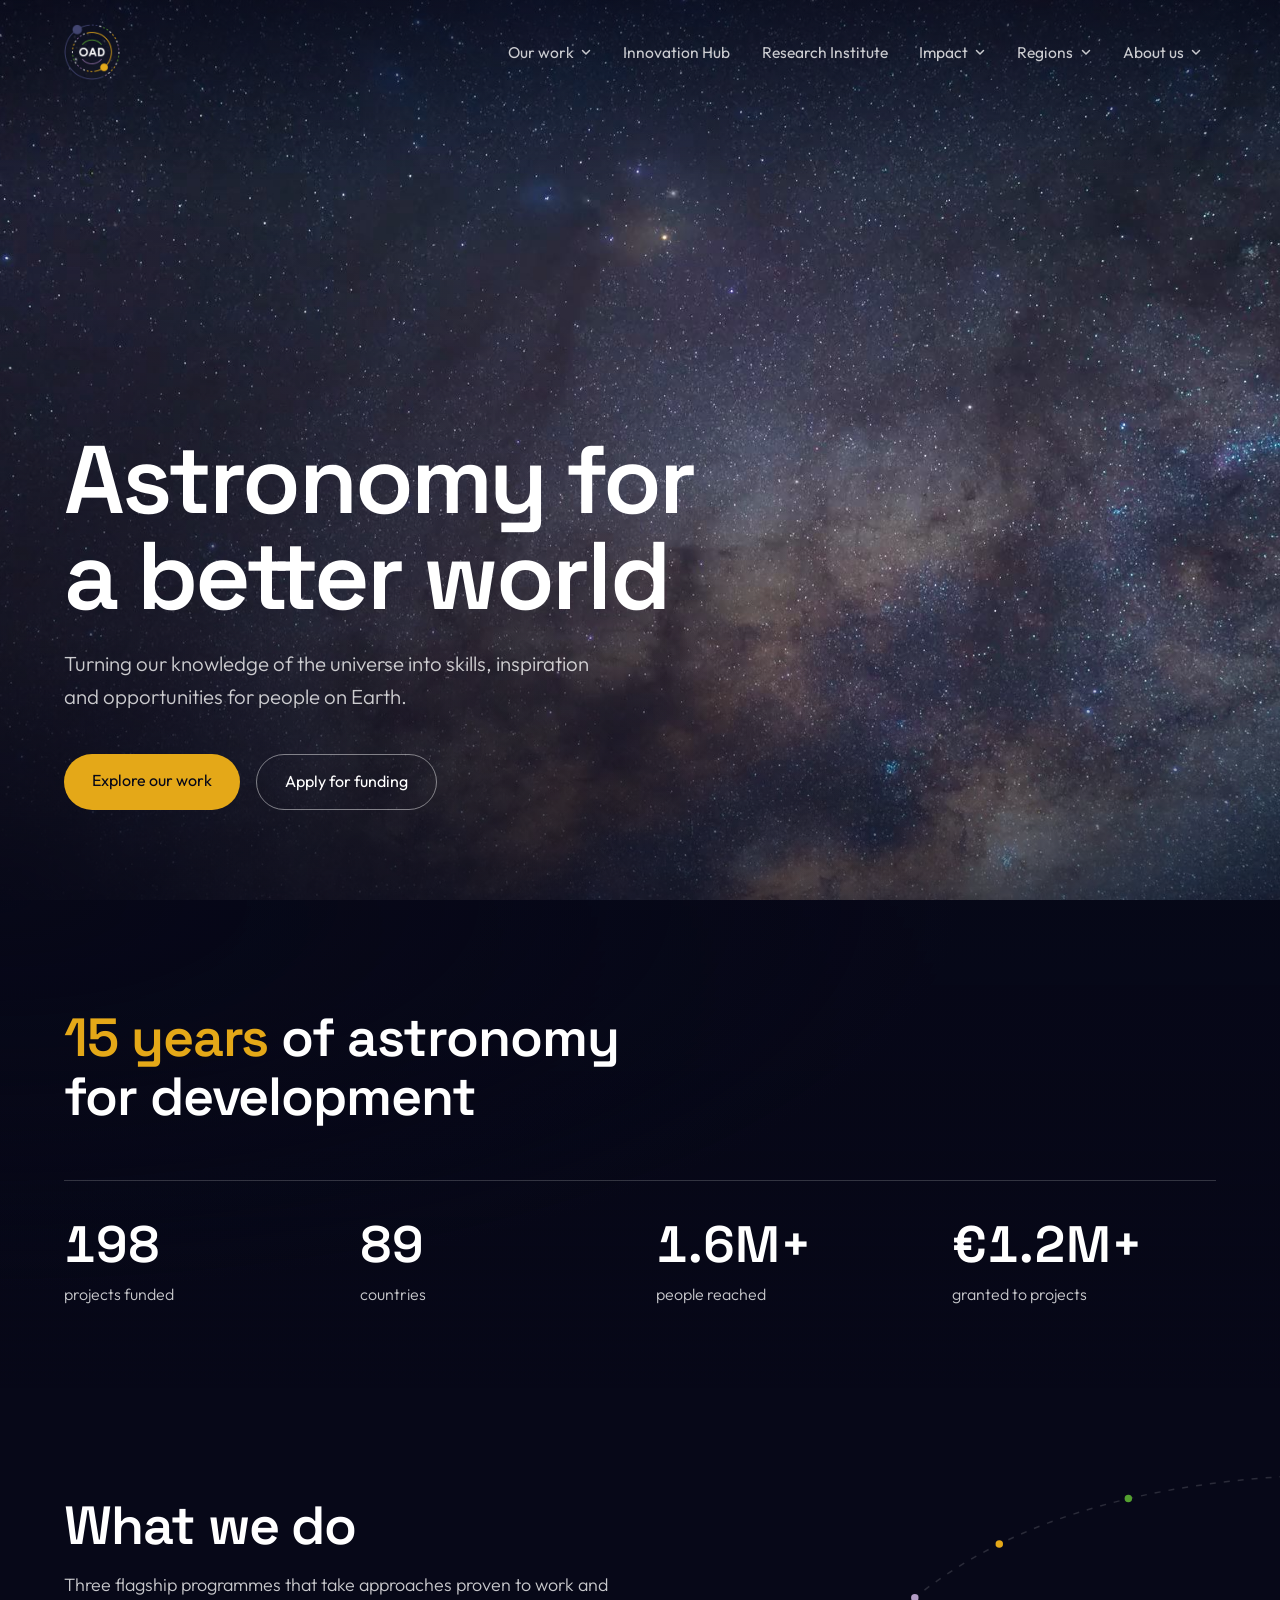
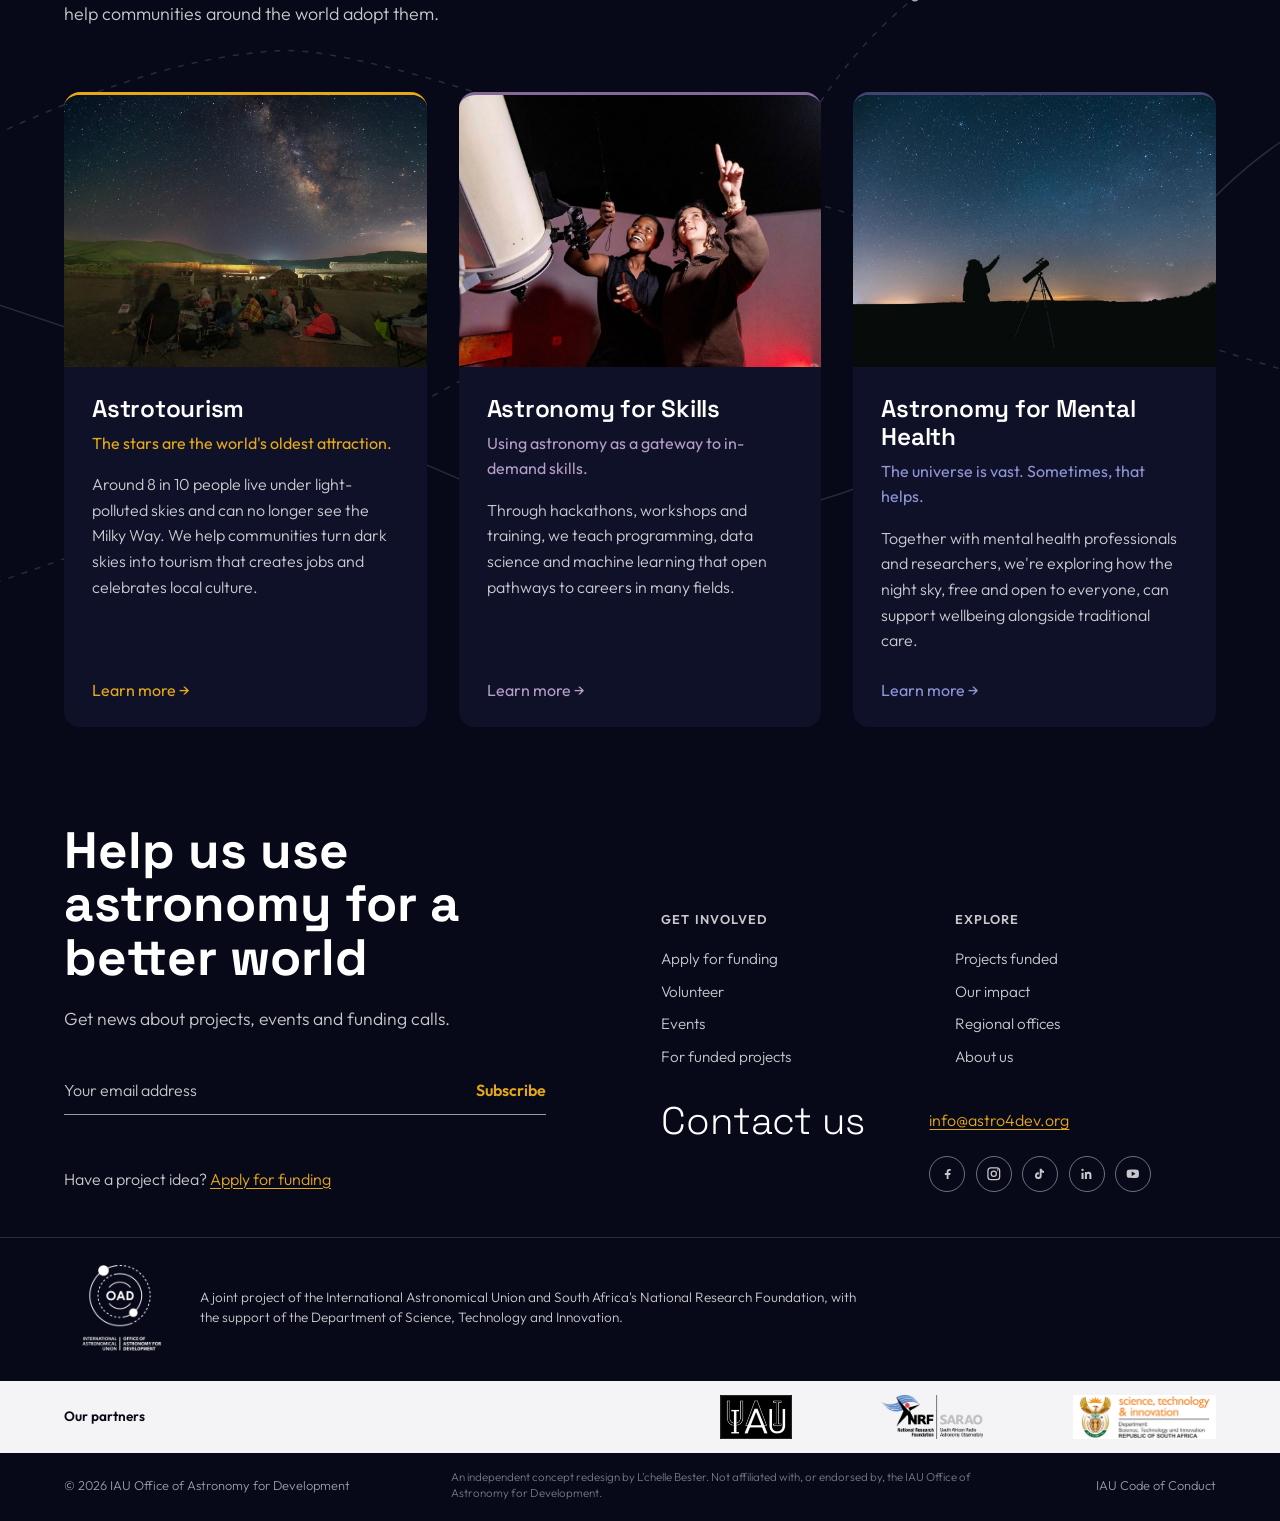
<file: index.html>
<!DOCTYPE html>
<html lang="en">
<head>
  <meta charset="UTF-8">
  <meta name="viewport" content="width=device-width, initial-scale=1">
  <title>IAU Office of Astronomy for Development</title>
  <meta name="description" content="The OAD uses astronomy as a tool for sustainable development around the world.">
  <meta name="robots" content="noindex, nofollow">

  <!-- Fonts from Google Fonts: Outfit (text) and Space Grotesk (headline) -->
  <link rel="preconnect" href="https://fonts.googleapis.com">
  <link rel="preconnect" href="https://fonts.gstatic.com" crossorigin>
  <link href="https://fonts.googleapis.com/css2?family=Outfit:wght@300;400;600&family=Space+Grotesk:wght@600&display=swap" rel="stylesheet">

  <link rel="stylesheet" href="css/styles.css">
</head>
<body id="top">

  <!-- HEADER: sits on top of the hero, transparent background -->
  <header class="site-header">
    <!-- The logo is the link to the home page -->
    <a href="index.html" class="logo">
      <img src="assets/images/oad-symbol.png" alt="IAU Office of Astronomy for Development home" width="56" height="56">
    </a>

    <!-- Menu button: only visible on tablets and phones -->
    <button class="menu-toggle" type="button" aria-expanded="false" aria-controls="main-nav">
      <span class="menu-toggle-label">Menu</span>
      <span class="menu-icon" aria-hidden="true"></span>
    </button>

    <!-- Main navigation. For now, links go to the pages on the current astro4dev.org site. -->
    <nav id="main-nav" class="main-nav" aria-label="Main">
      <ul class="nav-list">
        <li class="nav-item">
          <button class="nav-link submenu-toggle" type="button" aria-expanded="false" aria-controls="submenu-work">
            Our work
            <svg class="chevron" viewBox="0 0 12 12" width="12" height="12" aria-hidden="true"><path d="M2.5 4.5 6 8l3.5-3.5" fill="none" stroke="currentColor" stroke-width="1.5" stroke-linecap="round" stroke-linejoin="round"/></svg>
          </button>
          <ul class="submenu" id="submenu-work">
            <li><a href="https://astro4dev.org/cfp/">Apply for funding</a></li>
            <li><a href="https://astro4dev.org/projects-search/">Projects funded</a></li>
            <li><a href="https://astro4dev.org/themes/theme-1-sustainable-local-socio-economic-development-through-astronomy/astrotourism/">Flagship 1: Astrotourism</a></li>
            <li><a href="https://astro4dev.org/themes/theme-2-celebrating-our-common-humanity-through-astronomy/astronomy-mental-health/">Flagship 2: Astronomy for Mental Health</a></li>
            <li><a href="https://astro4dev.org/themes/theme-3-astronomy-knowledge-and-skills-for-development/flagship-project-3-astronomy-for-skills-development/">Flagship 3: Astronomy for Skills</a></li>
            <li><a href="https://astro4dev.org/resources/">Resources</a></li>
            <li><a href="https://astro4dev.org/2026-recommended-projects/">2026 recommended projects</a></li>
          </ul>
        </li>
        <li class="nav-item">
          <a class="nav-link" href="https://astro4dev.org/oad-innovation-hub/">Innovation Hub</a>
        </li>
        <li class="nav-item">
          <a class="nav-link" href="https://astro4dev.org/research/">Research Institute</a>
        </li>
        <li class="nav-item">
          <button class="nav-link submenu-toggle" type="button" aria-expanded="false" aria-controls="submenu-impact">
            Impact
            <svg class="chevron" viewBox="0 0 12 12" width="12" height="12" aria-hidden="true"><path d="M2.5 4.5 6 8l3.5-3.5" fill="none" stroke="currentColor" stroke-width="1.5" stroke-linecap="round" stroke-linejoin="round"/></svg>
          </button>
          <ul class="submenu" id="submenu-impact">
            <li><a href="https://astro4dev.org/projects-impact/">Overview</a></li>
            <li><a href="https://astro4dev.org/case-studies/">Case studies</a></li>
            <li><a href="https://astro4dev.org/reports/">Reports</a></li>
            <li><a href="https://astro4dev.org/oad-external-review-2021/">External review 2021</a></li>
            <li><a href="https://astro4dev.org/oad-external-review-2015/">External review 2015</a></li>
          </ul>
        </li>
        <li class="nav-item">
          <button class="nav-link submenu-toggle" type="button" aria-expanded="false" aria-controls="submenu-regions">
            Regions
            <svg class="chevron" viewBox="0 0 12 12" width="12" height="12" aria-hidden="true"><path d="M2.5 4.5 6 8l3.5-3.5" fill="none" stroke="currentColor" stroke-width="1.5" stroke-linecap="round" stroke-linejoin="round"/></svg>
          </button>
          <ul class="submenu" id="submenu-regions">
            <li><a href="https://astro4dev.org/regions/">Regional offices</a></li>
            <li><a href="https://astro4dev.org/regional-offices-activities/">Activities</a></li>
            <li><a href="https://astro4dev.org/oad-new-regions-opportunity/">New regions</a></li>
          </ul>
        </li>
        <li class="nav-item">
          <button class="nav-link submenu-toggle" type="button" aria-expanded="false" aria-controls="submenu-about">
            About us
            <svg class="chevron" viewBox="0 0 12 12" width="12" height="12" aria-hidden="true"><path d="M2.5 4.5 6 8l3.5-3.5" fill="none" stroke="currentColor" stroke-width="1.5" stroke-linecap="round" stroke-linejoin="round"/></svg>
          </button>
          <ul class="submenu" id="submenu-about">
            <li><a href="https://astro4dev.org/aboutiauoad/">Overview</a></li>
            <li><a href="https://astro4dev.org/oadteam/">OAD team</a></li>
            <li><a href="https://astro4dev.org/review-panel/">Review panel</a></li>
            <li><a href="https://astro4dev.org/aboutiauoad/oversight/">Oversight</a></li>
            <li><a href="https://astro4dev.org/aboutiauoad/partners-networks/">Partners and networks</a></li>
          </ul>
        </li>
      </ul>
    </nav>
  </header>

  <main>

    <!-- SKY: the hero and the impact numbers share one background video.
         The video layer pins itself to the top of the screen while both
         sections scroll over it, then fades into the page background. -->
    <div class="sky">

      <!-- The video layer. The video starts empty on purpose: js/main.js only
           adds the video file on screens where it makes sense, and picks the
           portrait or the landscape file to match (see that file).
           Everyone else sees the poster image.
           The poster and data-src here are the small portrait files: phones are
           the most data-sensitive, so they get the right files without waiting
           for JavaScript. The -wide files are swapped in above 720px. -->
      <div class="sky-media">
        <video
          class="hero-video"
          muted
          loop
          playsinline
          preload="none"
          poster="assets/video/milky-way-mobile-poster.jpg"
          data-src="assets/video/milky-way-mobile.mp4"
          data-poster-wide="assets/video/milky-way-poster.jpg"
          data-src-wide="assets/video/milky-way.mp4"
          aria-hidden="true">
        </video>
      </div>

      <!-- Dissolves the sky into the solid page background at the very bottom -->
      <div class="sky-fade"></div>

      <div class="sky-content">

        <!-- HERO: the first screen -->
        <section class="hero">

          <!-- Dark gradient between the video and the text, so the text stays readable -->
          <div class="hero-overlay"></div>

          <div class="hero-content">
            <h1>Astronomy for a better world</h1>
            <p class="hero-text">
              Turning our knowledge of the universe into skills, inspiration and opportunities for people on Earth.
            </p>
            <div class="hero-actions">
              <a href="#work" class="button button-primary">Explore our work</a>
              <a href="https://astro4dev.org/cfp/" class="button button-secondary">Apply for funding</a>
            </div>
          </div>

        </section>

        <!-- IMPACT: the proof, in four numbers. The finished numbers are written
             here in the HTML, so the page is correct without JavaScript and screen
             readers get the real values. js/main.js counts up to them. -->
        <section class="impact" id="impact">

          <!-- Darkens the video behind the numbers so the text stays readable -->
          <div class="impact-overlay"></div>

          <div class="impact-content">
            <h2 class="impact-heading">
              <span class="impact-years">15 years</span> of astronomy for development
            </h2>

            <ul class="stats">
              <li class="stat">
                <p class="stat-number" data-count>254</p>
                <p class="stat-label">projects funded</p>
              </li>
              <li class="stat">
                <p class="stat-number" data-count>114</p>
                <p class="stat-label">countries</p>
              </li>
              <li class="stat">
                <p class="stat-number" data-count data-decimals="1">2M+</p>
                <p class="stat-label">people reached</p>
              </li>
              <li class="stat">
                <p class="stat-number" data-count data-decimals="1">€1.5M+</p>
                <p class="stat-label">granted to projects</p>
              </li>
            </ul>
          </div>

        </section>

      </div>
    </div>

    <!-- WHAT WE DO: the three flagship programmes, on a solid background (the sky
         has faded out by here). Each card is one link: the heading's link is
         "stretched" over the whole card in css/styles.css, so the card is clickable
         but screen readers only hear the programme name as the link text. -->
    <section class="work" id="work">

      <!-- Orbit lines, inspired by the logo. Decorative, desktop only. They sit behind
           the cards, so they show above the cards and through the gaps between them.
           The viewBox is very wide and anchored in the middle (xMidYMin) because the
           card row is centred at a fixed maximum width: this keeps the drawing lined up
           with the cards at every desktop width.
           All three orbits run from side to side:
           1. dashed: in from the right, dips into the second gap, out the left side
           2. dashed: in from the left, arcs over the first card, down through both gaps, out the right
           3. solid: in low from the left, sags under the second gap, rises steeply out the right -->
      <svg class="work-orbits" viewBox="0 0 2560 1060" preserveAspectRatio="xMidYMin slice" aria-hidden="true" focusable="false">
        <g fill="none" stroke="#FFFFFF" stroke-opacity="0.14" stroke-width="1.5">
          <path d="M 2620 150 C 2000 40 1650 80 1480 330 C 1350 520 800 880 -60 1010" stroke-dasharray="6 8" vector-effect="non-scaling-stroke" />
          <path d="M -60 620 C 300 580 600 300 890 283 C 1000 277 1300 400 1477 450 C 1654 500 1900 660 2620 760" stroke-dasharray="6 8" vector-effect="non-scaling-stroke" />
          <path d="M -60 380 C 400 480 800 620 1087 745 C 1288 832 1600 820 1861 484 C 1991 317 2200 260 2620 200" vector-effect="non-scaling-stroke" />
        </g>
        <circle cx="1806" cy="119" r="4" fill="#54A030" />
        <circle cx="1667" cy="168" r="4" fill="#E4A818" />
        <circle cx="1576" cy="226" r="4" fill="#B49DC6" />
        <!-- dots on the right-hand stretches of lines 2 and 3, far enough out to clear
             the third card even when a short window shrinks the drawing -->
        <circle cx="1990" cy="631" r="4" fill="#8F95D6" />
        <circle cx="1990" cy="368" r="4" fill="#54A030" />
        <!-- dots left of the first card, one per line, mirroring the right-hand ones -->
        <circle cx="570" cy="380" r="4" fill="#E4A818" />
        <circle cx="570" cy="550" r="4" fill="#8F95D6" />
        <circle cx="570" cy="861" r="4" fill="#B49DC6" />
      </svg>

      <div class="work-content">
        <h2 class="work-heading">What we do</h2>
        <p class="work-intro">
          Three flagship programmes that take approaches proven to work and help communities around the world adopt them.
        </p>

        <ul class="cards">
          <li class="card-item card-astrotourism">
            <article class="card">
              <div class="card-photo">
                <img src="assets/images/flagships/astrotourism.jpg" alt="A group of people on blankets and camping chairs under a starry sky, with the Milky Way arching over the hills." width="1200" height="800" loading="lazy">
              </div>
              <div class="card-body">
                <h3 class="card-heading"><a class="card-link" href="https://astrotourism.astro4dev.org/">Astrotourism</a></h3>
                <p class="card-tagline">The stars are the world's oldest attraction.</p>
                <p class="card-text">
                  Around 8 in 10 people live under light-polluted skies and can no longer see the Milky Way. We help communities turn dark skies into tourism that creates jobs and celebrates local culture.
                </p>
                <p class="card-explore" aria-hidden="true">Learn more <span class="card-arrow">→</span></p>
              </div>
            </article>
          </li>

          <li class="card-item card-skills">
            <article class="card">
              <div class="card-photo">
                <img src="assets/images/flagships/skills.jpg" alt="Two smiling women at a large observatory telescope, one pointing up at the sky." width="1200" height="800" loading="lazy">
              </div>
              <div class="card-body">
                <h3 class="card-heading"><a class="card-link" href="https://astro4dev.org/themes/theme-3-astronomy-knowledge-and-skills-for-development/flagship-project-3-astronomy-for-skills-development/">Astronomy for Skills</a></h3>
                <p class="card-tagline">Using astronomy as a gateway to in-demand skills.</p>
                <p class="card-text">
                  Through hackathons, workshops and training, we teach programming, data science and machine learning that open pathways to careers in many fields.
                </p>
                <p class="card-explore" aria-hidden="true">Learn more <span class="card-arrow">→</span></p>
              </div>
            </article>
          </li>

          <li class="card-item card-mental-health">
            <article class="card">
              <div class="card-photo">
                <img src="assets/images/flagships/mental-health.jpg" alt="The silhouette of a person pointing at a starry sky beside a telescope on a tripod." width="1200" height="800" loading="lazy">
              </div>
              <div class="card-body">
                <h3 class="card-heading"><a class="card-link" href="https://mentalhealth.astro4dev.org/">Astronomy for Mental Health</a></h3>
                <p class="card-tagline">The universe is vast. Sometimes, that helps.</p>
                <p class="card-text">
                  Together with mental health professionals and researchers, we're exploring how the night sky, free and open to everyone, can support wellbeing alongside traditional care.
                </p>
                <p class="card-explore" aria-hidden="true">Learn more <span class="card-arrow">→</span></p>
              </div>
            </article>
          </li>
        </ul>
      </div>

    </section>
  </main>

  <!-- FOOTER: direct content on the dark background, with one full-width partner band. -->
  <footer class="site-footer">
    <div class="footer-main">
      <section class="footer-signup" aria-labelledby="footer-signup-heading">
        <h2 id="footer-signup-heading">Help us use astronomy for a better world</h2>
        <p>Get news about projects, events and funding calls.</p>

        <form class="newsletter-form">
          <label class="sr-only" for="newsletter-email">Your email address</label>
          <div class="newsletter-fields">
            <input id="newsletter-email" name="email" type="email" placeholder="Your email address" required>
            <button type="submit">Subscribe</button>
          </div>
          <p class="newsletter-message" aria-live="polite"></p>
        </form>

        <p class="funding-prompt">Have a project idea? <a href="https://astro4dev.org/cfp/">Apply for funding</a></p>
      </section>

      <div class="footer-links">
        <div class="footer-link-groups">
          <nav aria-label="Get involved">
            <h3>Get involved</h3>
            <ul>
              <li><a href="https://astro4dev.org/cfp/">Apply for funding</a></li>
              <li><a href="mailto:info@astro4dev.org">Volunteer</a></li>
              <li><a href="https://astro4dev.org/category/events/">Events</a></li>
              <li><a href="https://astro4dev.org/funded-projects/information-for-funded-projects/">For funded projects</a></li>
            </ul>
          </nav>

          <nav aria-label="Explore">
            <h3>Explore</h3>
            <ul>
              <li><a href="https://astro4dev.org/projects-search/">Projects funded</a></li>
              <li><a href="https://astro4dev.org/projects-impact/">Our impact</a></li>
              <li><a href="https://astro4dev.org/regions/">Regional offices</a></li>
              <li><a href="https://astro4dev.org/aboutiauoad/">About us</a></li>
            </ul>
          </nav>

        </div>

        <div class="footer-contact">
          <a class="footer-contact-link" href="https://astro4dev.org/contactus/">Contact us</a>
          <a class="footer-email" href="mailto:info@astro4dev.org">info@astro4dev.org</a>
          <div class="social-links" aria-label="Social media">
            <a href="https://www.facebook.com/astro4dev/" aria-label="Facebook">
              <svg viewBox="0 0 24 24" aria-hidden="true"><path d="M14 8h2V5.5h-2c-2.2 0-3.5 1.3-3.5 3.7V11H8v2.5h2.5V19H13v-5.5h2.3L15.7 11H13V9.5c0-.9.3-1.5 1-1.5Z" fill="currentColor" /></svg>
            </a>
            <a href="https://www.instagram.com/iau_oad/" aria-label="Instagram">
              <svg viewBox="0 0 24 24" aria-hidden="true"><rect x="4" y="4" width="16" height="16" rx="4" fill="none" stroke="currentColor" stroke-width="1.7" /><circle cx="12" cy="12" r="3.5" fill="none" stroke="currentColor" stroke-width="1.7" /><circle cx="17.3" cy="6.8" r="1" fill="currentColor" /></svg>
            </a>
            <a href="https://www.tiktok.com/@iau_oad" aria-label="TikTok">
              <svg viewBox="0 0 24 24" aria-hidden="true"><path d="M14.5 5.2c.5 1.8 1.5 2.9 3.3 3.2v2.6c-1.2-.1-2.3-.5-3.3-1.2v4.7a4.5 4.5 0 1 1-3.7-4.4v2.7a1.9 1.9 0 1 0 1.1 1.7V5.2h2.6Z" fill="currentColor" /></svg>
            </a>
            <a href="https://www.linkedin.com/company/iau-office-for-astronomy-for-development" aria-label="LinkedIn">
              <svg viewBox="0 0 24 24" aria-hidden="true"><path d="M6.2 8.2A1.6 1.6 0 1 0 6.2 5a1.6 1.6 0 0 0 0 3.2ZM4.8 19h2.8v-8.5H4.8V19Zm4.6 0h2.8v-4.7c0-1.2.2-2.4 1.8-2.4 1.5 0 1.5 1.4 1.5 2.5V19h2.8v-5.2c0-2.6-.6-4.6-3.7-4.6-1.5 0-2.5.8-2.9 1.5h-.1v-1.2H9.4V19Z" fill="currentColor" /></svg>
            </a>
            <a href="https://www.youtube.com/@astro4dev" aria-label="YouTube">
              <svg viewBox="0 0 24 24" aria-hidden="true"><path d="M20 8.3a2.5 2.5 0 0 0-1.8-1.8C16.6 6 12 6 12 6s-4.6 0-6.2.5A2.5 2.5 0 0 0 4 8.3 26 26 0 0 0 3.6 12c0 1.3.1 2.6.4 3.7a2.5 2.5 0 0 0 1.8 1.8c1.6.5 6.2.5 6.2.5s4.6 0 6.2-.5a2.5 2.5 0 0 0 1.8-1.8c.3-1.1.4-2.4.4-3.7s-.1-2.6-.4-3.7ZM10.5 15.1V8.9l5.2 3.1-5.2 3.1Z" fill="currentColor" /></svg>
            </a>
          </div>
        </div>
      </div>
    </div>

    <div class="footer-brand">
      <div class="brand-lockup">
        <img src="assets/images/OAD logo transparent white.png" alt="International Astronomical Union Office of Astronomy for Development logo" width="160" height="160">
        <p>A joint project of the International Astronomical Union and South Africa's National Research Foundation, with the support of the Department of Science, Technology and Innovation.</p>
      </div>
    </div>

    <div class="partner-band">
      <div class="partner-content">
        <p class="partner-label">Our partners</p>
        <div class="partner-logos">
          <img src="assets/images/partners/IAU logo.png" alt="International Astronomical Union logo" width="164" height="100">
          <img src="assets/images/partners/NRF_SARAO logo.png" alt="South African Radio Astronomy Observatory logo" width="250" height="100">
          <img src="assets/images/partners/Science, tech, innv logo.png" alt="Department of Science, Technology and Innovation logo" width="320" height="100">
        </div>
      </div>
    </div>

    <div class="footer-bottom">
      <p>© 2026 IAU Office of Astronomy for Development</p>
      <p class="footer-attribution">An independent concept redesign by L'chelle Bester. Not affiliated with, or endorsed by, the IAU Office of Astronomy for Development.</p>
      <nav aria-label="Footer utilities">
        <a href="https://www.iau.org/Iau/About/Statutes---Rules/Code-of-Conduct.aspx">IAU Code of Conduct</a>
      </nav>
      <a class="footer-top" href="#top" aria-label="Back to top">
        <svg viewBox="0 0 24 24" aria-hidden="true"><path d="m6 14 6-6 6 6" fill="none" stroke="currentColor" stroke-width="1.8" stroke-linecap="round" stroke-linejoin="round" /></svg>
      </a>
    </div>
  </footer>

  <!-- JavaScript goes last, so the page content loads first -->
  <script src="js/main.js" defer></script>
</body>
</html>
</file>
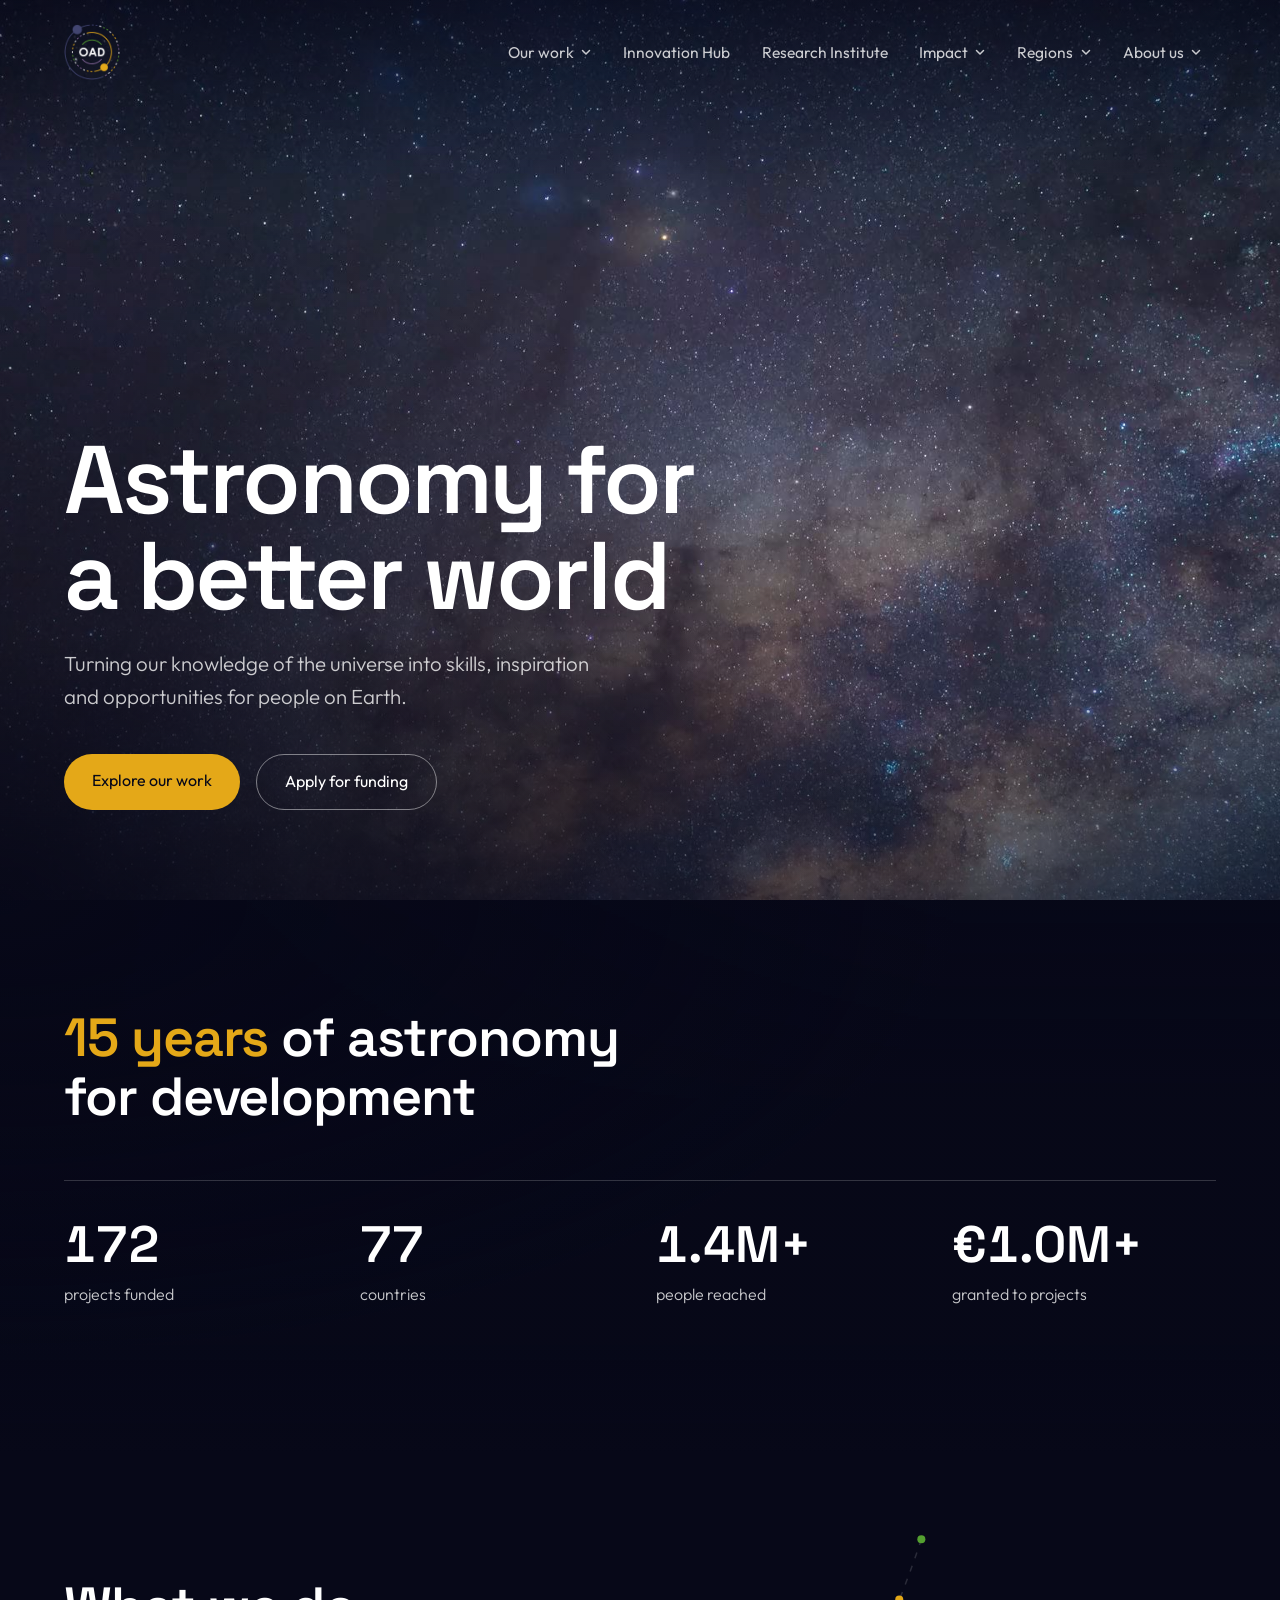
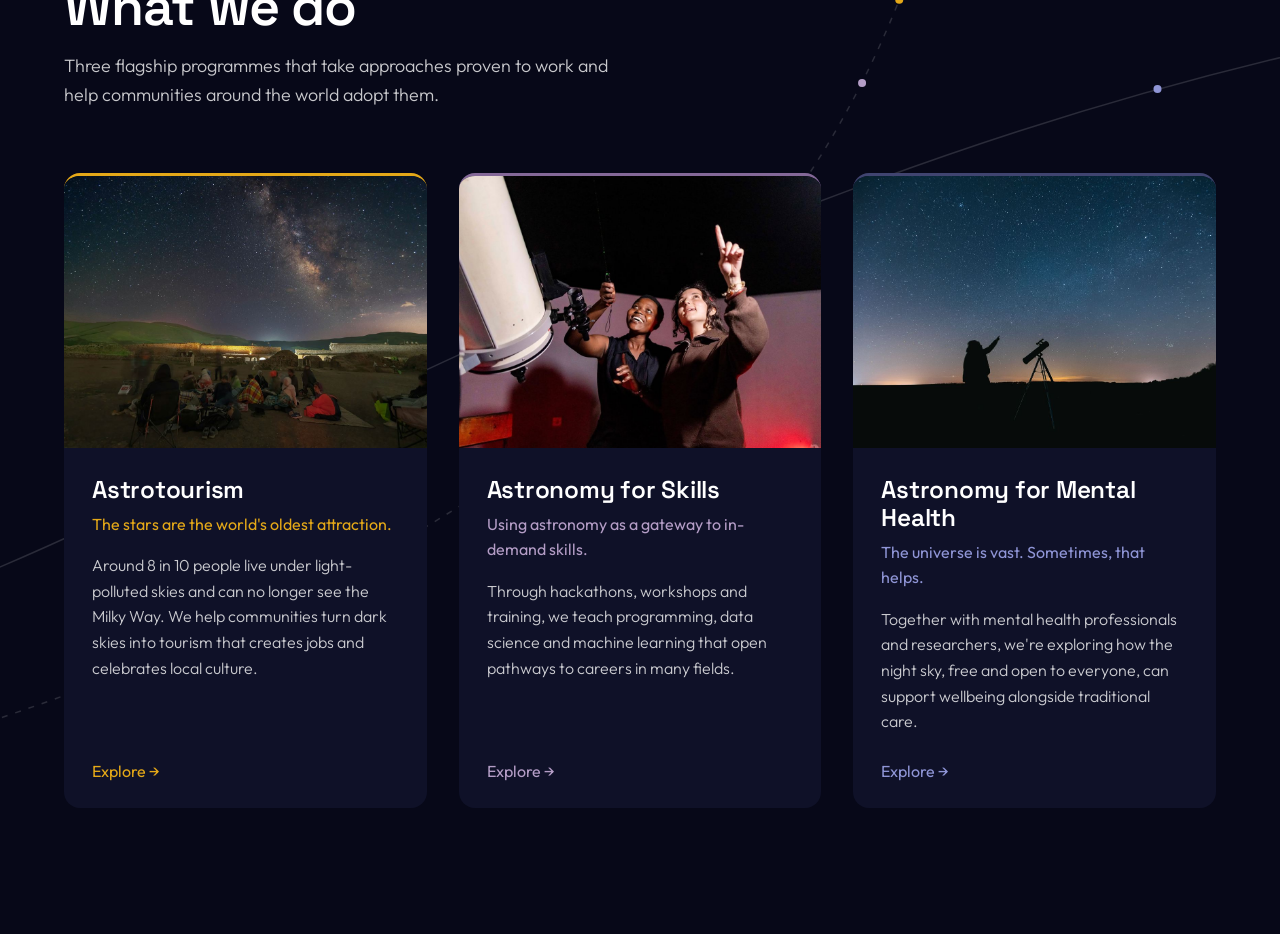
<file: oad-concept/index.html>
<!DOCTYPE html>
<html lang="en">
<head>
  <meta charset="UTF-8">
  <meta name="viewport" content="width=device-width, initial-scale=1">
  <title>IAU Office of Astronomy for Development</title>
  <meta name="description" content="The OAD uses astronomy as a tool for sustainable development around the world.">

  <!-- Fonts from Google Fonts: Outfit (text) and Space Grotesk (headline) -->
  <link rel="preconnect" href="https://fonts.googleapis.com">
  <link rel="preconnect" href="https://fonts.gstatic.com" crossorigin>
  <link href="https://fonts.googleapis.com/css2?family=Outfit:wght@300;400;600&family=Space+Grotesk:wght@600&display=swap" rel="stylesheet">

  <link rel="stylesheet" href="css/styles.css">
</head>
<body>

  <!-- HEADER: sits on top of the hero, transparent background -->
  <header class="site-header">
    <!-- The logo is the link to the home page -->
    <a href="index.html" class="logo">
      <img src="assets/images/oad-symbol.png" alt="IAU Office of Astronomy for Development home" width="56" height="56">
    </a>

    <!-- Menu button: only visible on tablets and phones -->
    <button class="menu-toggle" type="button" aria-expanded="false" aria-controls="main-nav">
      <span class="menu-toggle-label">Menu</span>
      <span class="menu-icon" aria-hidden="true"></span>
    </button>

    <!-- Main navigation. For now, links go to the pages on the current astro4dev.org site. -->
    <nav id="main-nav" class="main-nav" aria-label="Main">
      <ul class="nav-list">
        <li class="nav-item">
          <button class="nav-link submenu-toggle" type="button" aria-expanded="false" aria-controls="submenu-work">
            Our work
            <svg class="chevron" viewBox="0 0 12 12" width="12" height="12" aria-hidden="true"><path d="M2.5 4.5 6 8l3.5-3.5" fill="none" stroke="currentColor" stroke-width="1.5" stroke-linecap="round" stroke-linejoin="round"/></svg>
          </button>
          <ul class="submenu" id="submenu-work">
            <li><a href="https://astro4dev.org/cfp/">Apply for funding</a></li>
            <li><a href="https://astro4dev.org/projects-search/">Projects funded</a></li>
            <li><a href="https://astro4dev.org/themes/theme-1-sustainable-local-socio-economic-development-through-astronomy/astrotourism/">Flagship 1: Astrotourism</a></li>
            <li><a href="https://astro4dev.org/themes/theme-2-celebrating-our-common-humanity-through-astronomy/astronomy-mental-health/">Flagship 2: Astronomy for Mental Health</a></li>
            <li><a href="https://astro4dev.org/themes/theme-3-astronomy-knowledge-and-skills-for-development/flagship-project-3-astronomy-for-skills-development/">Flagship 3: Astronomy for Skills</a></li>
            <li><a href="https://astro4dev.org/resources/">Resources</a></li>
            <li><a href="https://astro4dev.org/2026-recommended-projects/">2026 recommended projects</a></li>
          </ul>
        </li>
        <li class="nav-item">
          <a class="nav-link" href="https://astro4dev.org/oad-innovation-hub/">Innovation Hub</a>
        </li>
        <li class="nav-item">
          <a class="nav-link" href="https://astro4dev.org/research/">Research Institute</a>
        </li>
        <li class="nav-item">
          <button class="nav-link submenu-toggle" type="button" aria-expanded="false" aria-controls="submenu-impact">
            Impact
            <svg class="chevron" viewBox="0 0 12 12" width="12" height="12" aria-hidden="true"><path d="M2.5 4.5 6 8l3.5-3.5" fill="none" stroke="currentColor" stroke-width="1.5" stroke-linecap="round" stroke-linejoin="round"/></svg>
          </button>
          <ul class="submenu" id="submenu-impact">
            <li><a href="https://astro4dev.org/projects-impact/">Overview</a></li>
            <li><a href="https://astro4dev.org/case-studies/">Case studies</a></li>
            <li><a href="https://astro4dev.org/reports/">Reports</a></li>
            <li><a href="https://astro4dev.org/oad-external-review-2021/">External review 2021</a></li>
            <li><a href="https://astro4dev.org/oad-external-review-2015/">External review 2015</a></li>
          </ul>
        </li>
        <li class="nav-item">
          <button class="nav-link submenu-toggle" type="button" aria-expanded="false" aria-controls="submenu-regions">
            Regions
            <svg class="chevron" viewBox="0 0 12 12" width="12" height="12" aria-hidden="true"><path d="M2.5 4.5 6 8l3.5-3.5" fill="none" stroke="currentColor" stroke-width="1.5" stroke-linecap="round" stroke-linejoin="round"/></svg>
          </button>
          <ul class="submenu" id="submenu-regions">
            <li><a href="https://astro4dev.org/regions/">Regional offices</a></li>
            <li><a href="https://astro4dev.org/regional-offices-activities/">Activities</a></li>
            <li><a href="https://astro4dev.org/oad-new-regions-opportunity/">New regions</a></li>
          </ul>
        </li>
        <li class="nav-item">
          <button class="nav-link submenu-toggle" type="button" aria-expanded="false" aria-controls="submenu-about">
            About us
            <svg class="chevron" viewBox="0 0 12 12" width="12" height="12" aria-hidden="true"><path d="M2.5 4.5 6 8l3.5-3.5" fill="none" stroke="currentColor" stroke-width="1.5" stroke-linecap="round" stroke-linejoin="round"/></svg>
          </button>
          <ul class="submenu" id="submenu-about">
            <li><a href="https://astro4dev.org/aboutiauoad/">Overview</a></li>
            <li><a href="https://astro4dev.org/oadteam/">OAD team</a></li>
            <li><a href="https://astro4dev.org/review-panel/">Review panel</a></li>
            <li><a href="https://astro4dev.org/aboutiauoad/oversight/">Oversight</a></li>
            <li><a href="https://astro4dev.org/aboutiauoad/partners-networks/">Partners and networks</a></li>
          </ul>
        </li>
      </ul>
    </nav>
  </header>

  <main>

    <!-- SKY: the hero and the impact numbers share one background video.
         The video layer pins itself to the top of the screen while both
         sections scroll over it, then fades into the page background. -->
    <div class="sky">

      <!-- The video layer. The video starts empty on purpose: js/main.js only
           adds the video file on screens where it makes sense (see that file).
           Everyone else sees the poster image. -->
      <div class="sky-media">
        <video
          class="hero-video"
          muted
          loop
          playsinline
          preload="none"
          poster="assets/video/milky-way-poster.jpg"
          data-src="assets/video/milky-way.mp4"
          aria-hidden="true">
        </video>
      </div>

      <!-- Dissolves the sky into the solid page background at the very bottom -->
      <div class="sky-fade"></div>

      <div class="sky-content">

        <!-- HERO: the first screen -->
        <section class="hero">

          <!-- Dark gradient between the video and the text, so the text stays readable -->
          <div class="hero-overlay"></div>

          <div class="hero-content">
            <h1>Astronomy for a better world</h1>
            <p class="hero-text">
              Turning our knowledge of the universe into skills, inspiration and opportunities for people on Earth.
            </p>
            <div class="hero-actions">
              <a href="#work" class="button button-primary">Explore our work</a>
              <a href="https://astro4dev.org/cfp/" class="button button-secondary">Apply for funding</a>
            </div>
          </div>

        </section>

        <!-- IMPACT: the proof, in four numbers. The finished numbers are written
             here in the HTML, so the page is correct without JavaScript and screen
             readers get the real values. js/main.js counts up to them. -->
        <section class="impact" id="impact">

          <!-- Darkens the video behind the numbers so the text stays readable -->
          <div class="impact-overlay"></div>

          <div class="impact-content">
            <h2 class="impact-heading">
              <span class="impact-years">15 years</span> of astronomy for development
            </h2>

            <ul class="stats">
              <li class="stat">
                <p class="stat-number" data-count>254</p>
                <p class="stat-label">projects funded</p>
              </li>
              <li class="stat">
                <p class="stat-number" data-count>114</p>
                <p class="stat-label">countries</p>
              </li>
              <li class="stat">
                <p class="stat-number" data-count data-decimals="1">2M+</p>
                <p class="stat-label">people reached</p>
              </li>
              <li class="stat">
                <p class="stat-number" data-count data-decimals="1">€1.5M+</p>
                <p class="stat-label">granted to projects</p>
              </li>
            </ul>
          </div>

        </section>

      </div>
    </div>

    <!-- WHAT WE DO: the three flagship programmes, on a solid background (the sky
         has faded out by here). Each card is one link: the heading's link is
         "stretched" over the whole card in css/styles.css, so the card is clickable
         but screen readers only hear the programme name as the link text. -->
    <section class="work" id="work">

      <!-- Orbit lines, inspired by the logo. Decorative, desktop only. They sit behind
           the cards, so they show above the cards and through the gaps between them.
           The viewBox is very wide and anchored in the middle (xMidYMin) because the
           card row is centred at a fixed maximum width: this keeps the drawing lined up
           with the cards at every desktop width.
           The dashed orbit starts at the green dot and leaves through the left side;
           the solid one crosses from the left side to the right side. -->
      <svg class="work-orbits" viewBox="0 0 2560 1060" preserveAspectRatio="xMidYMin slice" aria-hidden="true" focusable="false">
        <g fill="none" stroke="#FFFFFF" stroke-opacity="0.14" stroke-width="1.5">
          <path d="M -60 900 C 800 800 1300 150 2620 90" vector-effect="non-scaling-stroke" />
          <path d="M 1560 70 C 1450 400 1150 820 -60 1010" stroke-dasharray="6 8" vector-effect="non-scaling-stroke" />
        </g>
        <circle cx="1560" cy="70" r="4" fill="#54A030" />
        <circle cx="1538" cy="130" r="4" fill="#E4A818" />
        <circle cx="1501" cy="213" r="4" fill="#B49DC6" />
        <circle cx="1795" cy="219" r="4" fill="#8F95D6" />
      </svg>

      <div class="work-content">
        <h2 class="work-heading">What we do</h2>
        <p class="work-intro">
          Three flagship programmes that take approaches proven to work and help communities around the world adopt them.
        </p>

        <ul class="cards">
          <li class="card-item card-astrotourism">
            <article class="card">
              <div class="card-photo">
                <img src="assets/images/flagships/astrotourism.jpg" alt="A group of people on blankets and camping chairs under a starry sky, with the Milky Way arching over the hills." width="1200" height="800" loading="lazy">
              </div>
              <div class="card-body">
                <h3 class="card-heading"><a class="card-link" href="https://astrotourism.astro4dev.org/">Astrotourism</a></h3>
                <p class="card-tagline">The stars are the world's oldest attraction.</p>
                <p class="card-text">
                  Around 8 in 10 people live under light-polluted skies and can no longer see the Milky Way. We help communities turn dark skies into tourism that creates jobs and celebrates local culture.
                </p>
                <p class="card-explore" aria-hidden="true">Explore <span class="card-arrow">→</span></p>
              </div>
            </article>
          </li>

          <li class="card-item card-skills">
            <article class="card">
              <div class="card-photo">
                <img src="assets/images/flagships/skills.jpg" alt="Two smiling women at a large observatory telescope, one pointing up at the sky." width="1200" height="800" loading="lazy">
              </div>
              <div class="card-body">
                <h3 class="card-heading"><a class="card-link" href="https://astro4dev.org/themes/theme-3-astronomy-knowledge-and-skills-for-development/flagship-project-3-astronomy-for-skills-development/">Astronomy for Skills</a></h3>
                <p class="card-tagline">Using astronomy as a gateway to in-demand skills.</p>
                <p class="card-text">
                  Through hackathons, workshops and training, we teach programming, data science and machine learning that open pathways to careers in many fields.
                </p>
                <p class="card-explore" aria-hidden="true">Explore <span class="card-arrow">→</span></p>
              </div>
            </article>
          </li>

          <li class="card-item card-mental-health">
            <article class="card">
              <div class="card-photo">
                <img src="assets/images/flagships/mental-health.jpg" alt="The silhouette of a person pointing at a starry sky beside a telescope on a tripod." width="1200" height="800" loading="lazy">
              </div>
              <div class="card-body">
                <h3 class="card-heading"><a class="card-link" href="https://mentalhealth.astro4dev.org/">Astronomy for Mental Health</a></h3>
                <p class="card-tagline">The universe is vast. Sometimes, that helps.</p>
                <p class="card-text">
                  Together with mental health professionals and researchers, we're exploring how the night sky, free and open to everyone, can support wellbeing alongside traditional care.
                </p>
                <p class="card-explore" aria-hidden="true">Explore <span class="card-arrow">→</span></p>
              </div>
            </article>
          </li>
        </ul>
      </div>

    </section>
  </main>

  <!-- JavaScript goes last, so the page content loads first -->
  <script src="js/main.js" defer></script>
</body>
</html>
</file>
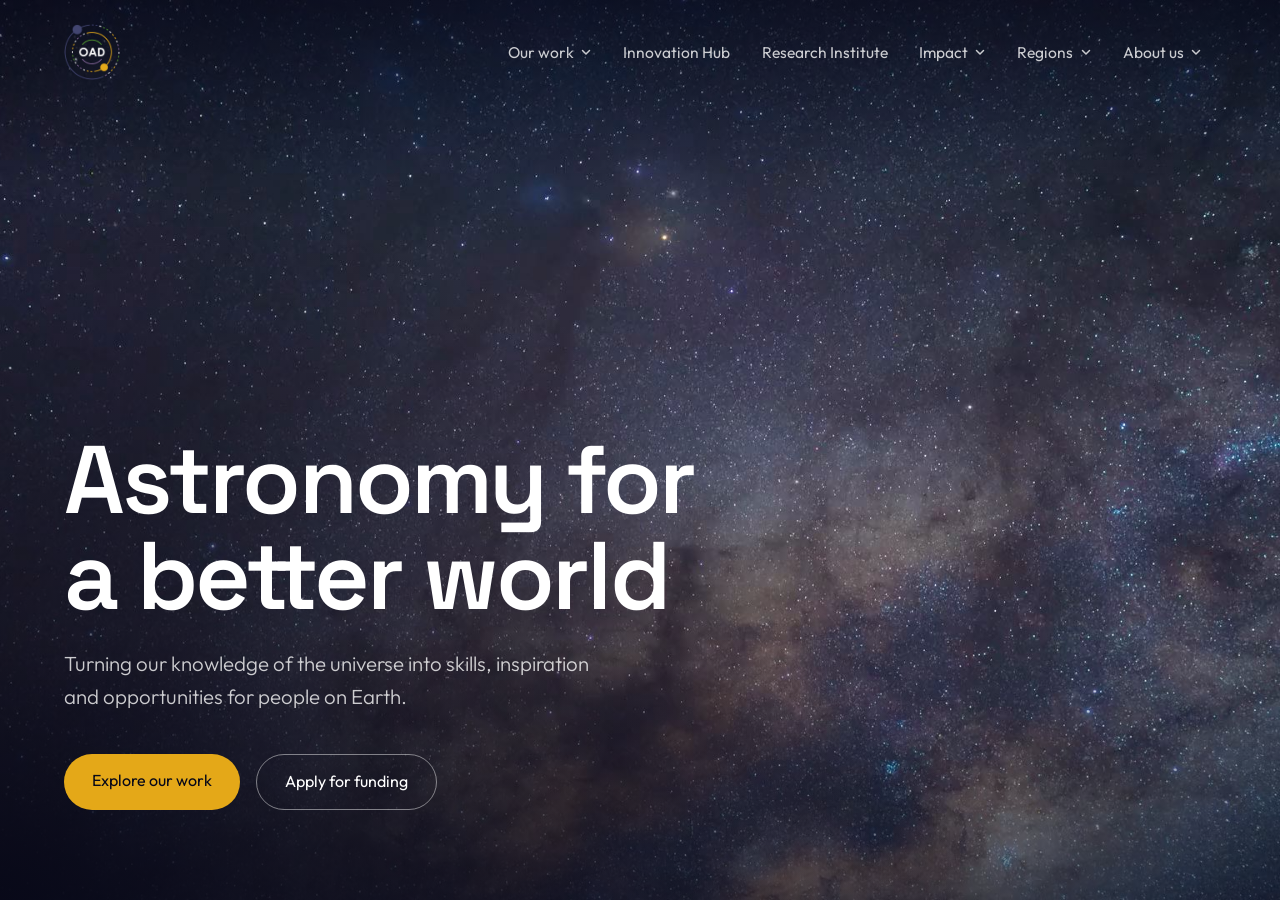
<file: oad-concept/oad-concept/index.html>
<!DOCTYPE html>
<html lang="en">
<head>
  <meta charset="UTF-8">
  <meta name="viewport" content="width=device-width, initial-scale=1">
  <title>IAU Office of Astronomy for Development</title>
  <meta name="description" content="The OAD uses astronomy as a tool for sustainable development around the world.">

  <!-- Fonts from Google Fonts: Outfit (text) and Space Grotesk (headline) -->
  <link rel="preconnect" href="https://fonts.googleapis.com">
  <link rel="preconnect" href="https://fonts.gstatic.com" crossorigin>
  <link href="https://fonts.googleapis.com/css2?family=Outfit:wght@300;400;600&family=Space+Grotesk:wght@500;600&display=swap" rel="stylesheet">

  <link rel="stylesheet" href="css/styles.css">
</head>
<body>

  <!-- HEADER: sits on top of the hero, transparent background -->
  <header class="site-header">
    <!-- The logo is the link to the home page -->
    <a href="/" class="logo">
      <img src="assets/images/oad-symbol.png" alt="IAU Office of Astronomy for Development home" width="56" height="56">
    </a>

    <!-- Menu button: only visible on tablets and phones -->
    <button class="menu-toggle" type="button" aria-expanded="false" aria-controls="main-nav">
      <span class="menu-toggle-label">Menu</span>
      <span class="menu-icon" aria-hidden="true"></span>
    </button>

    <!-- Main navigation. For now, links go to the pages on the current astro4dev.org site. -->
    <nav id="main-nav" class="main-nav" aria-label="Main">
      <ul class="nav-list">
        <li class="nav-item">
          <button class="nav-link submenu-toggle" type="button" aria-expanded="false" aria-controls="submenu-work">
            Our work
            <svg class="chevron" viewBox="0 0 12 12" width="12" height="12" aria-hidden="true"><path d="M2.5 4.5 6 8l3.5-3.5" fill="none" stroke="currentColor" stroke-width="1.5" stroke-linecap="round" stroke-linejoin="round"/></svg>
          </button>
          <ul class="submenu" id="submenu-work">
            <li><a href="https://astro4dev.org/cfp/">Apply for funding</a></li>
            <li><a href="https://astro4dev.org/projects-search/">Projects funded</a></li>
            <li><a href="https://astro4dev.org/themes/theme-1-sustainable-local-socio-economic-development-through-astronomy/astrotourism/">Flagship 1: Astrotourism</a></li>
            <li><a href="https://astro4dev.org/themes/theme-2-celebrating-our-common-humanity-through-astronomy/astronomy-mental-health/">Flagship 2: Astronomy for mental health</a></li>
            <li><a href="https://astro4dev.org/themes/theme-3-astronomy-knowledge-and-skills-for-development/flagship-project-3-astronomy-for-skills-development/">Flagship 3: Astro 4 Skills</a></li>
            <li><a href="https://astro4dev.org/resources/">Resources</a></li>
            <li><a href="https://astro4dev.org/2026-recommended-projects/">2026 recommended projects</a></li>
          </ul>
        </li>
        <li class="nav-item">
          <a class="nav-link" href="https://astro4dev.org/oad-innovation-hub/">Innovation Hub</a>
        </li>
        <li class="nav-item">
          <a class="nav-link" href="https://astro4dev.org/research/">Research Institute</a>
        </li>
        <li class="nav-item">
          <button class="nav-link submenu-toggle" type="button" aria-expanded="false" aria-controls="submenu-impact">
            Impact
            <svg class="chevron" viewBox="0 0 12 12" width="12" height="12" aria-hidden="true"><path d="M2.5 4.5 6 8l3.5-3.5" fill="none" stroke="currentColor" stroke-width="1.5" stroke-linecap="round" stroke-linejoin="round"/></svg>
          </button>
          <ul class="submenu" id="submenu-impact">
            <li><a href="https://astro4dev.org/projects-impact/">Overview</a></li>
            <li><a href="https://astro4dev.org/case-studies/">Case studies</a></li>
            <li><a href="https://astro4dev.org/reports/">Reports</a></li>
            <li><a href="https://astro4dev.org/oad-external-review-2021/">External review 2021</a></li>
            <li><a href="https://astro4dev.org/oad-external-review-2015/">External review 2015</a></li>
          </ul>
        </li>
        <li class="nav-item">
          <button class="nav-link submenu-toggle" type="button" aria-expanded="false" aria-controls="submenu-regions">
            Regions
            <svg class="chevron" viewBox="0 0 12 12" width="12" height="12" aria-hidden="true"><path d="M2.5 4.5 6 8l3.5-3.5" fill="none" stroke="currentColor" stroke-width="1.5" stroke-linecap="round" stroke-linejoin="round"/></svg>
          </button>
          <ul class="submenu" id="submenu-regions">
            <li><a href="https://astro4dev.org/regions/">Regional offices</a></li>
            <li><a href="https://astro4dev.org/regional-offices-activities/">Activities</a></li>
            <li><a href="https://astro4dev.org/oad-new-regions-opportunity/">New regions</a></li>
          </ul>
        </li>
        <li class="nav-item">
          <button class="nav-link submenu-toggle" type="button" aria-expanded="false" aria-controls="submenu-about">
            About us
            <svg class="chevron" viewBox="0 0 12 12" width="12" height="12" aria-hidden="true"><path d="M2.5 4.5 6 8l3.5-3.5" fill="none" stroke="currentColor" stroke-width="1.5" stroke-linecap="round" stroke-linejoin="round"/></svg>
          </button>
          <ul class="submenu" id="submenu-about">
            <li><a href="https://astro4dev.org/aboutiauoad/">Overview</a></li>
            <li><a href="https://astro4dev.org/oadteam/">OAD team</a></li>
            <li><a href="https://astro4dev.org/review-panel/">Review panel</a></li>
            <li><a href="https://astro4dev.org/aboutiauoad/oversight/">Oversight</a></li>
            <li><a href="https://astro4dev.org/aboutiauoad/partners-networks/">Partners and networks</a></li>
          </ul>
        </li>
      </ul>
    </nav>
  </header>

  <main>
    <!-- HERO: the first screen -->
    <section class="hero">

      <!-- Background video. It starts empty on purpose: js/main.js only adds
           the video files on screens where it makes sense (see that file).
           Everyone else sees the poster image. -->
      <video
        class="hero-video"
        muted
        loop
        playsinline
        preload="none"
        poster="assets/video/milky-way-poster.jpg"
        data-src="assets/video/milky-way.mp4"
        aria-hidden="true">
      </video>

      <!-- Dark gradient between the video and the text, so the text stays readable -->
      <div class="hero-overlay"></div>

      <div class="hero-content">
        <h1>Astronomy for a better world</h1>
        <p class="hero-text">
          Turning our knowledge of the universe into skills, inspiration and opportunities for people on Earth.
        </p>
        <div class="hero-actions">
          <a href="#work" class="button button-primary">Explore our work</a>
          <a href="https://astro4dev.org/cfp/" class="button button-secondary">Apply for funding</a>
        </div>
      </div>

    </section>
  </main>

  <!-- JavaScript goes last, so the page content loads first -->
  <script src="js/main.js" defer></script>
</body>
</html>
</file>
<file: css/styles.css>
/* =========================================
   1. DESIGN TOKENS
   Every colour and font is defined once here.
   ========================================= */
:root {
  --color-bg: #070818;       /* night sky: black tinted towards the logo's navy */
  --color-text: #FFFFFF;
  --color-text-soft: rgba(255, 255, 255, 0.78);
  --color-accent: #E4A818;   /* amber */
  --color-green: #54A030;
  --color-purple: #846898;
  --color-purple-light: #B49DC6;   /* purple tint, readable as text on dark */
  --color-navy: #404470;
  --color-navy-light: #8F95D6;     /* navy tint, readable as text on dark */

  --color-surface: #0F1128;         /* cards: a touch lighter than the page */
  --color-surface-hover: #151838;

  --font-main: "Outfit", sans-serif;
  --font-heading: "Space Grotesk", sans-serif;   /* try "Outfit", sans-serif here to compare */

  --space-page: clamp(1.25rem, 5vw, 4rem);  /* gap between content and screen edge */
}


/* =========================================
   2. RESET
   Browsers add their own default margins.
   We remove them so we start from zero.
   ========================================= */
*,
*::before,
*::after {
  box-sizing: border-box;
  margin: 0;
  padding: 0;
}

body {
  background-color: var(--color-bg);
  color: var(--color-text);
  font-family: var(--font-main);
  font-weight: 300;
  line-height: 1.6;
}

img {
  display: block;
  max-width: 100%;
}

a {
  color: inherit;
  text-decoration: none;
}

/* Visible outline when navigating with the keyboard (Tab key) */
:focus-visible {
  outline: 2px solid var(--color-accent);
  outline-offset: 4px;
}


/* =========================================
   3. HEADER AND NAVIGATION
   Desktop version first. The phone/tablet version
   is in section 9 at the bottom.
   ========================================= */
.site-header {
  position: absolute;   /* floats on top of the hero instead of pushing it down */
  top: 0;
  left: 0;
  right: 0;
  z-index: 10;

  display: flex;
  justify-content: space-between;
  align-items: center;
  padding: 1.5rem var(--space-page);
}

.logo {
  position: relative;
  z-index: 20;   /* stays on top of the open mobile menu */
}

.menu-toggle {
  display: none;   /* hidden on desktop */
}

.nav-list {
  display: flex;
  align-items: center;
  gap: 0.25rem;
  list-style: none;
}

.nav-item {
  position: relative;   /* the dropdown positions itself relative to this */
}

/* .nav-link is used on both <a> links and <button>s, so it resets button styles */
.nav-link {
  display: flex;
  align-items: center;
  gap: 0.4rem;
  padding: 0.6rem 0.85rem;
  border: 0;
  background: none;
  font: inherit;
  font-weight: 400;
  font-size: 0.975rem;
  color: var(--color-text-soft);
  cursor: pointer;
  transition: color 0.2s;
}

.nav-link:hover,
.submenu-toggle[aria-expanded="true"] {
  color: var(--color-text);
}

.chevron {
  transition: transform 0.2s;
}

/* Flip the arrow when the dropdown is open */
.submenu-toggle[aria-expanded="true"] .chevron {
  transform: rotate(180deg);
}

/* The dropdown panel */
.submenu {
  display: none;
  position: absolute;
  top: calc(100% + 0.5rem);
  left: 0;
  min-width: 15rem;
  padding: 0.5rem;
  list-style: none;
  background: rgba(12, 13, 34, 0.97);
  border: 1px solid rgba(255, 255, 255, 0.1);
  border-radius: 1rem;
}

/* JavaScript sets aria-expanded="true" on the button; CSS reads it and shows the panel */
.submenu-toggle[aria-expanded="true"] + .submenu {
  display: block;
}

/* The last two dropdowns open towards the left so they don't go off screen */
.nav-item:nth-last-child(-n+2) .submenu {
  left: auto;
  right: 0;
}

.submenu a {
  display: block;
  padding: 0.6rem 0.85rem;
  border-radius: 0.6rem;
  font-size: 0.95rem;
  color: var(--color-text-soft);
  white-space: nowrap;
  transition: background-color 0.2s, color 0.2s;
}

.submenu a:hover {
  background-color: rgba(255, 255, 255, 0.06);
  color: var(--color-text);
}


/* =========================================
   4. SKY
   The hero and the impact numbers share one background
   video. The video layer is "sticky": it pins itself to
   the top of the screen for as long as .sky is on screen,
   so the sky stays still while the sections scroll over it.

   Careful: never put overflow: hidden on .sky. Any ancestor
   with that property stops position: sticky working at all.
   ========================================= */
.sky {
  position: relative;
}

.sky-media {
  position: sticky;
  top: 0;
  /* lvh = the tallest the viewport can ever be, i.e. with the phone's address
     bar hidden. Plain 100vh can resolve to the shorter "bar showing" height,
     and then the sky stops short of the bottom of the screen the moment the
     bar slides away. 100vh stays first as a fallback for older browsers.
     Must always match .sky-content's negative margin below. */
  height: 100vh;
  height: 100lvh;
  overflow: hidden;   /* clips the video to one screenful */
  z-index: 0;
  background-color: var(--color-bg);   /* what you see before the poster loads */
}

/* The sticky layer above still takes up its own space in the layout,
   so the content is pulled back up over it by exactly the same amount.
   These two heights must always match. */
.sky-content {
  position: relative;
  z-index: 2;
  margin-top: -100vh;
  margin-top: -100lvh;
}

/* Fades the sky into the solid page background at the end of the last
   section, so whatever comes next starts on dark */
.sky-fade {
  position: absolute;
  left: 0;
  right: 0;
  bottom: -1px;
  height: clamp(6rem, 14vh, 10rem);
  z-index: 1;
  background: linear-gradient(to bottom, transparent, var(--color-bg) 85%);
  pointer-events: none;   /* never blocks a click */
}


/* =========================================
   5. HERO
   ========================================= */
.hero {
  position: relative;
  min-height: 100vh;    /* at least the full height of the screen */
  min-height: 100svh;   /* newer unit that behaves better on phones */

  display: flex;
  align-items: flex-end;   /* push the content to the bottom */
  padding: 8rem var(--space-page) clamp(3rem, 10vh, 6rem);

  overflow: hidden;   /* anything bigger than the hero gets cut off */
}

/* The video fills the whole hero, like a background image.
   The hero is the stack: video (bottom) -> overlay -> content (top) */
.hero-video {
  position: absolute;
  inset: 0;            /* shorthand for top: 0; right: 0; bottom: 0; left: 0 */
  width: 100%;
  height: 100%;
  object-fit: cover;   /* fill the space, cropping edges instead of stretching */
  z-index: 0;
}

.hero-overlay {
  position: absolute;
  inset: -1px;   /* 1px bigger on every side, so no hairline gaps on scaled screens */
  z-index: 1;
  /* Gradients layered on top of each other:
     1. top edge, behind the navigation
     2. a soft glow of darkness from the bottom-left corner, behind the text
     3. a light fade along the bottom, so the next section blends in */
  background:
    linear-gradient(to bottom, rgba(7, 8, 24, 0.7) 0%, transparent 20%),
    radial-gradient(ellipse 75% 80% at 0% 100%, rgba(7, 8, 24, 0.9) 0%, rgba(7, 8, 24, 0.55) 45%, transparent 100%),
    linear-gradient(to top, rgba(7, 8, 24, 0.6) 0%, transparent 30%);
}

.hero-content {
  position: relative;  /* needed so z-index works */
  z-index: 2;
  max-width: 44rem;
}

.hero h1 {
  font-family: var(--font-heading);
  font-weight: 600;
  font-size: clamp(2.75rem, 7.5vw, 6.5rem);  /* min, preferred, max */
  line-height: 1;
  letter-spacing: -0.03em;
  max-width: 11ch;       /* about 11 characters per line */
  text-wrap: balance;    /* lets the browser even out the line lengths */
}

.hero-text {
  margin-top: 1.5rem;
  max-width: 34rem;
  font-size: clamp(1.05rem, 1.6vw, 1.3rem);
  color: var(--color-text-soft);
}

.hero-actions {
  display: flex;
  flex-wrap: wrap;
  gap: 1rem;
  margin-top: 2.5rem;
}


/* =========================================
   6. IMPACT NUMBERS
   Sits on the same sky as the hero (see section 4).
   ========================================= */
.impact {
  position: relative;
  padding: clamp(5rem, 12vh, 8rem) var(--space-page) clamp(8rem, 18vh, 12rem);
}

/* Darkens the video behind the numbers. Its top edge must match the bottom
   edge of the hero overlay exactly, or you see a change in brightness there:
   1. the hero's bottom-left shadow, mirrored: same shape, anchored at the
      top-left instead, so it carries on across the join and fades out below
   2. an even darkening that starts at the hero's bottom darkness (0.6) and
      settles at 0.66, so about a third of the starfield stays visible behind
      the numbers. It used to reach 0.86, which left only 14% and read as an
      empty dark band. Dissolving the sky is .sky-fade's job, not this one's;
      white numbers measure 13:1 and the soft labels 8.7:1 at 0.66, so there
      is plenty of contrast headroom.
   inset: 0, not -1px: .impact doesn't clip its overflow like .hero does, so a
   bigger overlay would stack on the hero's bottom edge (a dark line) and
   stick out past the right edge (a horizontal scrollbar). */
.impact-overlay {
  position: absolute;
  inset: 0;
  z-index: 0;
  background:
    radial-gradient(ellipse 75% 80% at 0% 0%, rgba(7, 8, 24, 0.9) 0%, rgba(7, 8, 24, 0.55) 45%, transparent 100%),
    linear-gradient(to bottom, rgba(7, 8, 24, 0.6) 0%, rgba(7, 8, 24, 0.66) 35%, rgba(7, 8, 24, 0.66) 100%);
}

.impact-content {
  position: relative;   /* needed so z-index works */
  z-index: 1;           /* no max-width: the heading lines up with the hero text */
}

.impact-heading {
  font-family: var(--font-heading);
  font-weight: 600;
  font-size: clamp(2rem, 4.2vw, 3.5rem);
  line-height: 1.1;
  letter-spacing: -0.02em;
  max-width: 20ch;
  text-wrap: balance;
}

.impact-years {
  color: var(--color-accent);
}

/* The four numbers, with one thin line above the whole row */
.stats {
  display: grid;
  grid-template-columns: repeat(4, 1fr);   /* four equal columns, so the layout
                                              never moves while the numbers count */
  gap: 2.5rem 2rem;
  max-width: 72rem;
  margin-inline: auto;  /* equal space left and right: centres the row */
  margin-top: clamp(2.5rem, 6vh, 4rem);
  padding-top: clamp(2rem, 4vh, 3rem);
  border-top: 1px solid rgba(255, 255, 255, 0.18);
  list-style: none;
}

.stat-number {
  font-family: var(--font-heading);
  font-weight: 600;
  font-size: clamp(2.25rem, 4vw, 3.25rem);
  line-height: 1.1;
  font-variant-numeric: tabular-nums;   /* every digit the same width, so the
                                           numbers don't jitter while counting */
}

.stat-label {
  margin-top: 0.5rem;
  font-size: 1rem;
  color: var(--color-text-soft);
}


/* =========================================
   7. WHAT WE DO
   Three flagship cards on a solid background.
   ========================================= */
.work {
  position: relative;
  padding: clamp(5rem, 12vh, 8rem) var(--space-page) clamp(2.5rem, 5vh, 3.5rem);
  background-color: var(--color-bg);
}

/* The orbit lines fill the section, behind everything else in it */
.work-orbits {
  position: absolute;
  inset: 0;
  width: 100%;
  height: 100%;
  z-index: 0;
  pointer-events: none;
}

.work-content {
  position: relative;   /* sits above the orbit lines */
  z-index: 1;           /* no max-width: the heading lines up with the hero text */
}

.work-heading {
  font-family: var(--font-heading);
  font-weight: 600;
  font-size: clamp(2rem, 4.2vw, 3.5rem);
  line-height: 1.1;
  letter-spacing: -0.02em;
}

.work-intro {
  margin-top: 1rem;
  max-width: 36rem;
  font-size: clamp(1.05rem, 1.4vw, 1.2rem);
  color: var(--color-text-soft);
}

.cards {
  display: grid;
  grid-template-columns: repeat(3, 1fr);
  gap: 2rem;
  max-width: 72rem;
  margin-inline: auto;  /* equal space left and right: centres the row */
  margin-top: clamp(3rem, 7vh, 4.5rem);
  list-style: none;
}

/* Each programme's colours, set as variables on its list item.
   Everything inside (and the phone thread drawn by the list item) reads them. */
.card-astrotourism {
  --card-line: var(--color-accent);
  --card-text: var(--color-accent);
}

.card-mental-health {
  --card-line: var(--color-navy);
  --card-text: var(--color-navy-light);
}

.card-skills {
  --card-line: var(--color-purple);
  --card-text: var(--color-purple-light);
}

.card-item {
  position: relative;   /* the phone thread positions itself relative to this */
  display: flex;        /* lets the card inside stretch to the full row height */
}

.card {
  position: relative;   /* the stretched link's invisible box fills this */
  flex: 1;
  display: flex;
  flex-direction: column;
  overflow: hidden;     /* clips the photo to the rounded corners */
  border-top: 3px solid var(--card-line);
  border-radius: 1rem;
  background-color: var(--color-surface);
  transition: background-color 0.3s;
}

.card-photo {
  aspect-ratio: 4 / 3;
  overflow: hidden;     /* keeps the hover zoom inside the photo frame */
}

.card-photo img {
  width: 100%;
  height: 100%;
  object-fit: cover;    /* the photos are 3:2, so the sides get trimmed to fit 4:3 */
  transition: transform 0.6s ease;
}

.card-body {
  flex: 1;              /* fills the rest of the card, so "Explore" can sit at the bottom */
  display: flex;
  flex-direction: column;
  padding: 1.75rem 1.75rem 1.5rem;
}

.card-heading {
  font-family: var(--font-heading);
  font-weight: 600;
  font-size: clamp(1.4rem, 1.9vw, 1.75rem);
  line-height: 1.15;
  letter-spacing: -0.01em;
}

/* STRETCHED LINK: only the heading is a real link, but its invisible ::after box
   is stretched over the whole card (the nearest position: relative parent),
   so clicking anywhere on the card follows the link */
.card-link::after {
  content: "";
  position: absolute;
  inset: 0;
}

.card-tagline {
  margin-top: 0.5rem;
  font-weight: 400;
  color: var(--card-text);
}

.card-text {
  margin-top: 1rem;
  color: var(--color-text-soft);
}

.card-explore {
  margin-top: auto;     /* pushes it to the bottom, so it lines up across the cards */
  padding-top: 1.5rem;
  font-weight: 400;
  color: var(--card-text);
}

/* Hover and keyboard focus: slightly brighter card, gentle photo zoom */
.card:hover,
.card:has(.card-link:focus-visible) {
  background-color: var(--color-surface-hover);
}

.card:hover .card-photo img {
  transform: scale(1.04);
}

/* When tabbing, outline the whole card instead of just the heading text.
   :has() means "a card that contains a focused link". */
.card:has(.card-link:focus-visible) {
  outline: 2px solid var(--color-accent);
  outline-offset: 4px;
}

.card-link:focus-visible {
  outline: none;
}

/* Nothing moves for people who have asked for reduced motion */
@media (prefers-reduced-motion: reduce) {
  .card-photo img {
    transition: none;
  }

  .card:hover .card-photo img {
    transform: none;
  }
}


/* =========================================
   8. BUTTONS
   ========================================= */
.button {
  display: inline-block;
  padding: 0.9rem 1.75rem;
  border-radius: 999px;   /* fully rounded ends, echoing the logo's circles */
  font-weight: 400;
  font-size: 1rem;
  transition: background-color 0.2s, border-color 0.2s;
}

.button-primary {
  background-color: var(--color-accent);
  color: var(--color-bg);
}

.button-primary:hover {
  background-color: #F2BC3A;
}

.button-secondary {
  border: 1px solid rgba(255, 255, 255, 0.45);
}

.button-secondary:hover {
  border-color: var(--color-text);
}


/* =========================================
   9. FOOTER
   Direct content on the page background. The partner band is the only
   full-width colour change and is intentionally not a boxed panel.
   ========================================= */
.site-footer {
  position: relative;
  overflow: hidden;
  background-color: var(--color-bg);
}

.footer-main,
.footer-brand,
.footer-bottom {
  position: relative;
  z-index: 1;
  max-width: 90rem;
  margin-inline: auto;
  padding-inline: var(--space-page);
}

.footer-main {
  display: grid;
  grid-template-columns: minmax(0, 1fr) minmax(0, 1.15fr);
  gap: clamp(4rem, 9vw, 10rem);
  padding-top: clamp(2.5rem, 4vw, 4rem);
  padding-bottom: clamp(2rem, 3.5vw, 3rem);
}

.footer-signup h2 {
  max-width: 14ch;
  font-family: var(--font-heading);
  font-size: clamp(2.1rem, 4vw, 4rem);
  line-height: 1.05;
}

.footer-signup > p {
  max-width: 25rem;
  margin-top: 1.25rem;
  color: var(--color-text-soft);
  font-size: 1.1rem;
}

.newsletter-form {
  max-width: 34rem;
  margin-top: 2.25rem;
}

.newsletter-fields {
  display: flex;
  align-items: baseline;
  gap: 1.25rem;
  border-bottom: 1px solid rgba(255, 255, 255, 0.6);
}

.newsletter-fields input {
  min-width: 0;
  flex: 1;
  padding: 0.6rem 0;
  border: 0;
  outline: 0;
  background: transparent;
  color: var(--color-text);
  font: inherit;
  font-size: 1rem;
}

.newsletter-fields input::placeholder {
  color: var(--color-text-soft);
}

.newsletter-fields:focus-within {
  border-color: var(--color-accent);
}

.newsletter-fields button {
  flex: 0 0 auto;
  padding: 0.6rem 0;
  border: 0;
  background: transparent;
  color: var(--color-accent);
  font: inherit;
  font-weight: 600;
  cursor: pointer;
}

.newsletter-fields button:hover {
  color: var(--color-text);
}

.newsletter-message {
  min-height: 1.6em;
  margin-top: 0.8rem;
  color: var(--color-text-soft);
  font-size: 0.9rem;
}

.newsletter-message a,
.funding-prompt a,
.footer-email {
  color: var(--color-accent);
  text-decoration: underline;
  text-decoration-thickness: 1px;
  text-underline-offset: 0.2em;
}

.funding-prompt {
  margin-top: 1rem !important;
  font-size: 1rem !important;
}

.footer-links {
  align-self: end;
}

.footer-link-groups {
  display: grid;
  grid-template-columns: repeat(2, 1fr);
  gap: 2rem;
}

.footer-link-groups h3 {
  margin-bottom: 1rem;
  color: var(--color-text-soft);
  font-size: 0.8rem;
  font-weight: 600;
  letter-spacing: 0.08em;
  text-transform: uppercase;
}

.footer-link-groups ul {
  display: grid;
  gap: 0.45rem;
  list-style: none;
}

.footer-link-groups a {
  color: var(--color-text-soft);
  font-size: 0.95rem;
  transition: color 0.2s;
}

.footer-link-groups a:hover,
.footer-link-groups a:focus-visible {
  color: var(--color-text);
}

.footer-contact {
  display: grid;
  grid-template-columns: auto 1fr;
  align-items: center;
  column-gap: clamp(2rem, 5vw, 5rem);
  margin-top: 2rem;
}

.footer-contact-link {
  display: block;
  font-family: var(--font-heading);
  font-size: clamp(2rem, 3vw, 3rem);
  line-height: 1;
}

.footer-email {
  display: inline-block;
  margin-top: 0;
}

.social-links {
  display: flex;
  gap: 0.65rem;
  grid-column: 2;
  margin-top: 1rem;
}

.social-links a {
  display: grid;
  width: 2.25rem;
  height: 2.25rem;
  place-items: center;
  border: 1px solid rgba(255, 255, 255, 0.42);
  border-radius: 50%;
  color: var(--color-text-soft);
  transition: border-color 0.2s, color 0.2s;
}

.social-links a:hover,
.social-links a:focus-visible {
  border-color: var(--color-accent);
  color: var(--color-accent);
}

.social-links svg {
  width: 1.1rem;
  height: 1.1rem;
}

.footer-brand {
  padding-top: 0.85rem;
  padding-bottom: 1.1rem;
  border-top: 1px solid rgba(255, 255, 255, 0.14);
}

.brand-lockup {
  display: flex;
  align-items: center;
  gap: 1.5rem;
  max-width: 62rem;
}

.brand-lockup img {
  flex: 0 0 auto;
  width: 7rem;
  height: 7rem;
  object-fit: contain;
}

.brand-lockup p {
  max-width: 42rem;
  color: var(--color-text-soft);
  font-size: 0.85rem;
  line-height: 1.5;
}

.partner-band {
  position: relative;
  z-index: 1;
  width: 100%;
  background-color: #F4F4F6;
  color: var(--color-bg);
}

.partner-content {
  display: flex;
  align-items: center;
  justify-content: space-between;
  gap: 2rem;
  max-width: 90rem;
  min-height: 4.5rem;
  margin-inline: auto;
  padding: 0.75rem var(--space-page);
}

.partner-label {
  font-size: 0.85rem;
  font-weight: 600;
  white-space: nowrap;
}

.partner-logos {
  display: flex;
  align-items: center;
  justify-content: flex-end;
  gap: clamp(2rem, 7vw, 6rem);
  width: 100%;
}

.partner-logos img {
  width: auto;
  height: 2.75rem;
  max-width: 28%;
  object-fit: contain;
}

.footer-bottom {
  display: flex;
  align-items: center;
  justify-content: space-between;
  gap: 2rem;
  padding-top: 1rem;
  padding-bottom: 1.25rem;
  color: rgba(255, 255, 255, 0.6);
  font-size: 0.8rem;
}

.footer-bottom nav {
  display: flex;
  flex-wrap: wrap;
  justify-content: flex-end;
  gap: 1.5rem;
}

.footer-attribution {
  max-width: 34rem;
  color: rgba(255, 255, 255, 0.45);
  font-size: 0.72rem;
  line-height: 1.4;
}

.footer-bottom a:hover,
.footer-bottom a:focus-visible {
  color: var(--color-text);
}

.footer-top {
  position: fixed;
  right: var(--space-page);
  bottom: 1.5rem;
  z-index: 5;
  display: grid;
  width: 3.25rem;
  height: 3.25rem;
  place-items: center;
  border: 1px solid rgba(255, 255, 255, 0.7);
  border-radius: 0.35rem;
  color: var(--color-text);
  opacity: 0;
  pointer-events: none;
  transform: translateY(0.75rem);
  transition: color 0.2s, border-color 0.2s;
}

.footer-top.is-visible {
  opacity: 1;
  pointer-events: auto;
  transform: translateY(0);
}

.footer-top:hover,
.footer-top:focus-visible {
  border-color: var(--color-accent);
  color: var(--color-accent);
}

.footer-top svg {
  width: 1.25rem;
  height: 1.25rem;
}

.sr-only {
  position: absolute;
  width: 1px;
  height: 1px;
  padding: 0;
  overflow: hidden;
  clip: rect(0, 0, 0, 0);
  white-space: nowrap;
  border: 0;
}


/* =========================================
   10. DESKTOP
   Rules inside here only apply above 1024px, so phones
   and tablets keep the spacing they already had.
   ========================================= */
@media (min-width: 1025px) {

  /* Close the gap between the impact numbers and What we do. On a tall desktop
     window the two stacked paddings grew to over 300px of empty space.
     Only .impact changes: .work's top padding sets the scale of the orbit
     doodle (see section 7), so touching it shrinks every line and dot. */
  .impact {
    padding-bottom: clamp(5rem, 9vh, 7rem);
  }

  /* The fade is anchored to the BOTTOM of the sky, so how far up it reaches is
     its height minus the padding above. Shortening the padding alone would pull
     the fade up over the numbers and dissolve the sky too early, so the fade
     comes down by the same amount and keeps its ~32px of clear space below the
     numbers. The impact overlay has already darkened the sky to 86% here, so
     there is only a little starfield left for this to take out. */
  /* How soft a fade looks is simply how many pixels it gets to travel from
     "stars visible" to "solid colour". With only the ~80px below the numbers
     to work in, the change was about 1.8% opacity per pixel and the eye
     caught it. So the fade now starts high enough to cross the numbers
     themselves, on a curve so shallow at the top that it reads as the sky
     settling rather than a fade switching on: about 2% opacity at the top of
     the numbers, 37% at the bottom of them, full background below.

     That stretches the travel to roughly 180px and halves the steepest
     change to about 0.8% per pixel. The many stops are the point: a
     gradient with two stops ramps in a straight line and shows a knee at
     each end, so these trace an ease instead. It sits behind .sky-content
     (z-index 1 against 2), so it only ever dims the video, never the text,
     and the extra darkness at the bottom of the block raises text contrast
     rather than lowering it. */
  .sky-fade {
    height: clamp(16rem, 36vh, 26rem);
    background: linear-gradient(
      to bottom,
      transparent 0%,
      rgba(7, 8, 24, 0.02) 20%,
      rgba(7, 8, 24, 0.06) 32%,
      rgba(7, 8, 24, 0.12) 44%,
      rgba(7, 8, 24, 0.20) 55%,
      rgba(7, 8, 24, 0.30) 64%,
      rgba(7, 8, 24, 0.42) 72%,
      rgba(7, 8, 24, 0.55) 79%,
      rgba(7, 8, 24, 0.69) 86%,
      rgba(7, 8, 24, 0.83) 92%,
      rgba(7, 8, 24, 0.93) 97%,
      var(--color-bg) 100%
    );
  }
}


/* =========================================
   11. TABLETS AND PHONES
   Rules inside here only apply when the screen
   is 1024px wide or less. The full navigation
   no longer fits, so it becomes a menu.
   ========================================= */
@media (max-width: 1024px) {

  /* The Menu button stays pinned to the top-right of the screen while the page
     scrolls, so the menu is always one tap away. position: fixed places it
     relative to the screen, not the page. It starts lined up with the middle
     of the logo: header padding (1.5rem) + half the logo (28px), then
     translateY(-50%) moves it up by half its own height to centre it there. */
  .menu-toggle {
    display: flex;
    align-items: center;
    gap: 0.75rem;
    position: fixed;
    top: calc(1.5rem + 28px);
    right: var(--space-page);
    transform: translateY(-50%);
    z-index: 20;
    padding: 0.6rem 1.1rem;
    border: 1px solid rgba(255, 255, 255, 0.45);
    border-radius: 999px;
    background: rgba(12, 13, 34, 0.85);   /* solid enough to read over anything that scrolls under it */
    font: inherit;
    font-size: 0.95rem;
    color: var(--color-text);
    cursor: pointer;
  }

  /* Two lines drawn with CSS that turn into an X when the menu is open */
  .menu-icon {
    position: relative;
    width: 1rem;
    height: 0.6rem;
  }

  .menu-icon::before,
  .menu-icon::after {
    content: "";
    position: absolute;
    left: 0;
    width: 100%;
    height: 1.5px;
    background-color: currentColor;
    transition: transform 0.25s, top 0.25s;
  }

  .menu-icon::before { top: 0; }
  .menu-icon::after  { top: calc(100% - 1.5px); }

  .menu-toggle[aria-expanded="true"] .menu-icon::before {
    top: calc(50% - 0.75px);
    transform: rotate(45deg);
  }

  .menu-toggle[aria-expanded="true"] .menu-icon::after {
    top: calc(50% - 0.75px);
    transform: rotate(-45deg);
  }

  /* The menu covers the whole screen */
  .main-nav {
    display: none;
    position: fixed;
    inset: 0;
    z-index: 15;
    padding: 7rem var(--space-page) 3rem;
    background-color: var(--color-bg);
    overflow-y: auto;   /* scroll inside the menu if it's taller than the screen */
  }

  .menu-toggle[aria-expanded="true"] + .main-nav {
    display: block;
  }

  .nav-list {
    flex-direction: column;
    align-items: stretch;
    gap: 0;
    max-width: 36rem;
  }

  .nav-item {
    border-bottom: 1px solid rgba(255, 255, 255, 0.1);
  }

  .nav-link {
    width: 100%;
    justify-content: space-between;
    padding: 1.1rem 0;
    font-size: 1.35rem;
    color: var(--color-text);
  }

  /* Dropdowns become simple lists that open underneath (an "accordion") */
  .submenu,
  .nav-item:nth-last-child(-n+2) .submenu {
    position: static;
    min-width: 0;
    padding: 0 0 1rem;
    background: none;
    border: 0;
  }

  .submenu a {
    padding: 0.6rem 0;
    font-size: 1.05rem;
    white-space: normal;
  }

  .submenu a:hover {
    background: none;
  }

  /* What we do: no orbit drawing; the cards stack in one column */
  .work-orbits {
    display: none;
  }

  .cards {
    grid-template-columns: 1fr;
    max-width: 34rem;
    gap: 4rem;   /* extra room for the thread between cards */
  }

  /* A short dashed thread up through the gap to the card above.
     Every card except the first draws one ("+" means "directly after another"). */
  .card-item + .card-item::before {
    content: "";
    position: absolute;
    top: -4rem;
    left: 50%;
    height: 4rem;
    border-left: 1.5px dashed rgba(255, 255, 255, 0.16);
  }

  /* ...with a small dot in the middle, in this (the next) card's colour */
  .card-item + .card-item::after {
    content: "";
    position: absolute;
    top: -2rem;
    left: 50%;
    width: 7px;
    height: 7px;
    border-radius: 50%;
    background-color: var(--card-text);
    transform: translate(calc(-50% + 0.75px), -50%);   /* centre it on the line */
  }

  /* Footer: keep the signup first, then compact navigation and contact. */
  .footer-main {
    grid-template-columns: 1fr;
    gap: 2.25rem;
    padding-top: 2.5rem;
    padding-bottom: 1.75rem;
  }

  .footer-signup h2 {
    max-width: 18ch;
  }

  .footer-link-groups {
    gap: 2.5rem 1.5rem;
  }

  .footer-contact {
    display: block;
    margin-top: 1.5rem;
  }

  .footer-links {
    align-self: start;
  }

  .footer-email {
    margin-top: 0.9rem;
  }

  .social-links {
    margin-top: 1.25rem;
  }

  .partner-content {
    align-items: flex-start;
    flex-direction: column;
    gap: 0.9rem;
  }

  .partner-logos {
    justify-content: space-between;
    gap: 1rem;
  }

  .partner-logos img {
    height: 2.5rem;
    max-width: 31%;
  }

  .brand-lockup {
    align-items: flex-start;
    gap: 1rem;
  }

  .brand-lockup img {
    width: 5rem;
    height: 5rem;
  }

  .brand-lockup p {
    font-size: 0.78rem;
  }

  .footer-bottom {
    align-items: flex-start;
    flex-direction: column;
    gap: 1rem;
  }

  .footer-bottom nav {
    justify-content: flex-start;
  }

  .footer-top {
    right: 1rem;
    bottom: 1rem;
    width: 2.75rem;
    height: 2.75rem;
  }
}

/* Phones: the four numbers become a 2 by 2 grid */
@media (max-width: 720px) {
  .stats {
    grid-template-columns: repeat(2, 1fr);
  }

  .footer-link-groups {
    grid-template-columns: repeat(2, 1fr);
  }
}

/* Stops the page behind the menu from scrolling while it's open */
body.menu-open {
  overflow: hidden;
}
</file>
<file: oad-concept/css/styles.css>
/* =========================================
   1. DESIGN TOKENS
   Every colour and font is defined once here.
   ========================================= */
:root {
  --color-bg: #070818;       /* night sky: black tinted towards the logo's navy */
  --color-text: #FFFFFF;
  --color-text-soft: rgba(255, 255, 255, 0.78);
  --color-accent: #E4A818;   /* amber */
  --color-green: #54A030;
  --color-purple: #846898;
  --color-purple-light: #B49DC6;   /* purple tint, readable as text on dark */
  --color-navy: #404470;
  --color-navy-light: #8F95D6;     /* navy tint, readable as text on dark */

  --color-surface: #0F1128;         /* cards: a touch lighter than the page */
  --color-surface-hover: #151838;

  --font-main: "Outfit", sans-serif;
  --font-heading: "Space Grotesk", sans-serif;   /* try "Outfit", sans-serif here to compare */

  --space-page: clamp(1.25rem, 5vw, 4rem);  /* gap between content and screen edge */
}


/* =========================================
   2. RESET
   Browsers add their own default margins.
   We remove them so we start from zero.
   ========================================= */
*,
*::before,
*::after {
  box-sizing: border-box;
  margin: 0;
  padding: 0;
}

body {
  background-color: var(--color-bg);
  color: var(--color-text);
  font-family: var(--font-main);
  font-weight: 300;
  line-height: 1.6;
}

img {
  display: block;
  max-width: 100%;
}

a {
  color: inherit;
  text-decoration: none;
}

/* Visible outline when navigating with the keyboard (Tab key) */
:focus-visible {
  outline: 2px solid var(--color-accent);
  outline-offset: 4px;
}


/* =========================================
   3. HEADER AND NAVIGATION
   Desktop version first. The phone/tablet version
   is in section 9 at the bottom.
   ========================================= */
.site-header {
  position: absolute;   /* floats on top of the hero instead of pushing it down */
  top: 0;
  left: 0;
  right: 0;
  z-index: 10;

  display: flex;
  justify-content: space-between;
  align-items: center;
  padding: 1.5rem var(--space-page);
}

.logo {
  position: relative;
  z-index: 20;   /* stays on top of the open mobile menu */
}

.menu-toggle {
  display: none;   /* hidden on desktop */
}

.nav-list {
  display: flex;
  align-items: center;
  gap: 0.25rem;
  list-style: none;
}

.nav-item {
  position: relative;   /* the dropdown positions itself relative to this */
}

/* .nav-link is used on both <a> links and <button>s, so it resets button styles */
.nav-link {
  display: flex;
  align-items: center;
  gap: 0.4rem;
  padding: 0.6rem 0.85rem;
  border: 0;
  background: none;
  font: inherit;
  font-weight: 400;
  font-size: 0.975rem;
  color: var(--color-text-soft);
  cursor: pointer;
  transition: color 0.2s;
}

.nav-link:hover,
.submenu-toggle[aria-expanded="true"] {
  color: var(--color-text);
}

.chevron {
  transition: transform 0.2s;
}

/* Flip the arrow when the dropdown is open */
.submenu-toggle[aria-expanded="true"] .chevron {
  transform: rotate(180deg);
}

/* The dropdown panel */
.submenu {
  display: none;
  position: absolute;
  top: calc(100% + 0.5rem);
  left: 0;
  min-width: 15rem;
  padding: 0.5rem;
  list-style: none;
  background: rgba(12, 13, 34, 0.97);
  border: 1px solid rgba(255, 255, 255, 0.1);
  border-radius: 1rem;
}

/* JavaScript sets aria-expanded="true" on the button; CSS reads it and shows the panel */
.submenu-toggle[aria-expanded="true"] + .submenu {
  display: block;
}

/* The last two dropdowns open towards the left so they don't go off screen */
.nav-item:nth-last-child(-n+2) .submenu {
  left: auto;
  right: 0;
}

.submenu a {
  display: block;
  padding: 0.6rem 0.85rem;
  border-radius: 0.6rem;
  font-size: 0.95rem;
  color: var(--color-text-soft);
  white-space: nowrap;
  transition: background-color 0.2s, color 0.2s;
}

.submenu a:hover {
  background-color: rgba(255, 255, 255, 0.06);
  color: var(--color-text);
}


/* =========================================
   4. SKY
   The hero and the impact numbers share one background
   video. The video layer is "sticky": it pins itself to
   the top of the screen for as long as .sky is on screen,
   so the sky stays still while the sections scroll over it.

   Careful: never put overflow: hidden on .sky. Any ancestor
   with that property stops position: sticky working at all.
   ========================================= */
.sky {
  position: relative;
}

.sky-media {
  position: sticky;
  top: 0;
  height: 100vh;
  overflow: hidden;   /* clips the video to one screenful */
  z-index: 0;
  background-color: var(--color-bg);   /* what you see before the poster loads */
}

/* The sticky layer above still takes up its own space in the layout,
   so the content is pulled back up over it by exactly the same amount.
   These two heights must always match. */
.sky-content {
  position: relative;
  z-index: 2;
  margin-top: -100vh;
}

/* Fades the sky into the solid page background at the end of the last
   section, so whatever comes next starts on dark */
.sky-fade {
  position: absolute;
  left: 0;
  right: 0;
  bottom: -1px;
  height: clamp(6rem, 14vh, 10rem);
  z-index: 1;
  background: linear-gradient(to bottom, transparent, var(--color-bg) 85%);
  pointer-events: none;   /* never blocks a click */
}


/* =========================================
   5. HERO
   ========================================= */
.hero {
  position: relative;
  min-height: 100vh;    /* at least the full height of the screen */
  min-height: 100svh;   /* newer unit that behaves better on phones */

  display: flex;
  align-items: flex-end;   /* push the content to the bottom */
  padding: 8rem var(--space-page) clamp(3rem, 10vh, 6rem);

  overflow: hidden;   /* anything bigger than the hero gets cut off */
}

/* The video fills the whole hero, like a background image.
   The hero is the stack: video (bottom) -> overlay -> content (top) */
.hero-video {
  position: absolute;
  inset: 0;            /* shorthand for top: 0; right: 0; bottom: 0; left: 0 */
  width: 100%;
  height: 100%;
  object-fit: cover;   /* fill the space, cropping edges instead of stretching */
  z-index: 0;
}

.hero-overlay {
  position: absolute;
  inset: -1px;   /* 1px bigger on every side, so no hairline gaps on scaled screens */
  z-index: 1;
  /* Gradients layered on top of each other:
     1. top edge, behind the navigation
     2. a soft glow of darkness from the bottom-left corner, behind the text
     3. a light fade along the bottom, so the next section blends in */
  background:
    linear-gradient(to bottom, rgba(7, 8, 24, 0.7) 0%, transparent 20%),
    radial-gradient(ellipse 75% 80% at 0% 100%, rgba(7, 8, 24, 0.9) 0%, rgba(7, 8, 24, 0.55) 45%, transparent 100%),
    linear-gradient(to top, rgba(7, 8, 24, 0.6) 0%, transparent 30%);
}

.hero-content {
  position: relative;  /* needed so z-index works */
  z-index: 2;
  max-width: 44rem;
}

.hero h1 {
  font-family: var(--font-heading);
  font-weight: 600;
  font-size: clamp(2.75rem, 7.5vw, 6.5rem);  /* min, preferred, max */
  line-height: 1;
  letter-spacing: -0.03em;
  max-width: 11ch;       /* about 11 characters per line */
  text-wrap: balance;    /* lets the browser even out the line lengths */
}

.hero-text {
  margin-top: 1.5rem;
  max-width: 34rem;
  font-size: clamp(1.05rem, 1.6vw, 1.3rem);
  color: var(--color-text-soft);
}

.hero-actions {
  display: flex;
  flex-wrap: wrap;
  gap: 1rem;
  margin-top: 2.5rem;
}


/* =========================================
   6. IMPACT NUMBERS
   Sits on the same sky as the hero (see section 4).
   ========================================= */
.impact {
  position: relative;
  padding: clamp(5rem, 12vh, 8rem) var(--space-page) clamp(8rem, 18vh, 12rem);
}

/* Darkens the video behind the numbers. Its top edge must match the bottom
   edge of the hero overlay exactly, or you see a change in brightness there:
   1. the hero's bottom-left shadow, mirrored: same shape, anchored at the
      top-left instead, so it carries on across the join and fades out below
   2. an even darkening that starts at the hero's bottom darkness (0.6)
   inset: 0, not -1px: .impact doesn't clip its overflow like .hero does, so a
   bigger overlay would stack on the hero's bottom edge (a dark line) and
   stick out past the right edge (a horizontal scrollbar). */
.impact-overlay {
  position: absolute;
  inset: 0;
  z-index: 0;
  background:
    radial-gradient(ellipse 75% 80% at 0% 0%, rgba(7, 8, 24, 0.9) 0%, rgba(7, 8, 24, 0.55) 45%, transparent 100%),
    linear-gradient(to bottom, rgba(7, 8, 24, 0.6) 0%, rgba(7, 8, 24, 0.86) 35%, rgba(7, 8, 24, 0.86) 100%);
}

.impact-content {
  position: relative;   /* needed so z-index works */
  z-index: 1;           /* no max-width: the heading lines up with the hero text */
}

.impact-heading {
  font-family: var(--font-heading);
  font-weight: 600;
  font-size: clamp(2rem, 4.2vw, 3.5rem);
  line-height: 1.1;
  letter-spacing: -0.02em;
  max-width: 20ch;
  text-wrap: balance;
}

.impact-years {
  color: var(--color-accent);
}

/* The four numbers, with one thin line above the whole row */
.stats {
  display: grid;
  grid-template-columns: repeat(4, 1fr);   /* four equal columns, so the layout
                                              never moves while the numbers count */
  gap: 2.5rem 2rem;
  max-width: 72rem;
  margin-inline: auto;  /* equal space left and right: centres the row */
  margin-top: clamp(2.5rem, 6vh, 4rem);
  padding-top: clamp(2rem, 4vh, 3rem);
  border-top: 1px solid rgba(255, 255, 255, 0.18);
  list-style: none;
}

.stat-number {
  font-family: var(--font-heading);
  font-weight: 600;
  font-size: clamp(2.25rem, 4vw, 3.25rem);
  line-height: 1.1;
  font-variant-numeric: tabular-nums;   /* every digit the same width, so the
                                           numbers don't jitter while counting */
}

.stat-label {
  margin-top: 0.5rem;
  font-size: 1rem;
  color: var(--color-text-soft);
}


/* =========================================
   7. WHAT WE DO
   Three flagship cards on a solid background.
   ========================================= */
.work {
  position: relative;
  padding: clamp(5rem, 12vh, 8rem) var(--space-page) clamp(6rem, 14vh, 10rem);
  background-color: var(--color-bg);
}

/* The orbit lines fill the section, behind everything else in it */
.work-orbits {
  position: absolute;
  inset: 0;
  width: 100%;
  height: 100%;
  z-index: 0;
  pointer-events: none;
}

.work-content {
  position: relative;   /* sits above the orbit lines */
  z-index: 1;           /* no max-width: the heading lines up with the hero text */
}

.work-heading {
  font-family: var(--font-heading);
  font-weight: 600;
  font-size: clamp(2rem, 4.2vw, 3.5rem);
  line-height: 1.1;
  letter-spacing: -0.02em;
}

.work-intro {
  margin-top: 1rem;
  max-width: 36rem;
  font-size: clamp(1.05rem, 1.4vw, 1.2rem);
  color: var(--color-text-soft);
}

.cards {
  display: grid;
  grid-template-columns: repeat(3, 1fr);
  gap: 2rem;
  max-width: 72rem;
  margin-inline: auto;  /* equal space left and right: centres the row */
  margin-top: clamp(3rem, 7vh, 4.5rem);
  list-style: none;
}

/* Each programme's colours, set as variables on its list item.
   Everything inside (and the phone thread drawn by the list item) reads them. */
.card-astrotourism {
  --card-line: var(--color-accent);
  --card-text: var(--color-accent);
}

.card-mental-health {
  --card-line: var(--color-navy);
  --card-text: var(--color-navy-light);
}

.card-skills {
  --card-line: var(--color-purple);
  --card-text: var(--color-purple-light);
}

.card-item {
  position: relative;   /* the phone thread positions itself relative to this */
  display: flex;        /* lets the card inside stretch to the full row height */
}

.card {
  position: relative;   /* the stretched link's invisible box fills this */
  flex: 1;
  display: flex;
  flex-direction: column;
  overflow: hidden;     /* clips the photo to the rounded corners */
  border-top: 3px solid var(--card-line);
  border-radius: 1rem;
  background-color: var(--color-surface);
  transition: background-color 0.3s;
}

.card-photo {
  aspect-ratio: 4 / 3;
  overflow: hidden;     /* keeps the hover zoom inside the photo frame */
}

.card-photo img {
  width: 100%;
  height: 100%;
  object-fit: cover;    /* the photos are 3:2, so the sides get trimmed to fit 4:3 */
  transition: transform 0.6s ease;
}

.card-body {
  flex: 1;              /* fills the rest of the card, so "Explore" can sit at the bottom */
  display: flex;
  flex-direction: column;
  padding: 1.75rem 1.75rem 1.5rem;
}

.card-heading {
  font-family: var(--font-heading);
  font-weight: 600;
  font-size: clamp(1.4rem, 1.9vw, 1.75rem);
  line-height: 1.15;
  letter-spacing: -0.01em;
}

/* STRETCHED LINK: only the heading is a real link, but its invisible ::after box
   is stretched over the whole card (the nearest position: relative parent),
   so clicking anywhere on the card follows the link */
.card-link::after {
  content: "";
  position: absolute;
  inset: 0;
}

.card-tagline {
  margin-top: 0.5rem;
  font-weight: 400;
  color: var(--card-text);
}

.card-text {
  margin-top: 1rem;
  color: var(--color-text-soft);
}

.card-explore {
  margin-top: auto;     /* pushes it to the bottom, so it lines up across the cards */
  padding-top: 1.5rem;
  font-weight: 400;
  color: var(--card-text);
}

/* Hover and keyboard focus: slightly brighter card, gentle photo zoom */
.card:hover,
.card:has(.card-link:focus-visible) {
  background-color: var(--color-surface-hover);
}

.card:hover .card-photo img {
  transform: scale(1.04);
}

/* When tabbing, outline the whole card instead of just the heading text.
   :has() means "a card that contains a focused link". */
.card:has(.card-link:focus-visible) {
  outline: 2px solid var(--color-accent);
  outline-offset: 4px;
}

.card-link:focus-visible {
  outline: none;
}

/* Nothing moves for people who have asked for reduced motion */
@media (prefers-reduced-motion: reduce) {
  .card-photo img {
    transition: none;
  }

  .card:hover .card-photo img {
    transform: none;
  }
}


/* =========================================
   8. BUTTONS
   ========================================= */
.button {
  display: inline-block;
  padding: 0.9rem 1.75rem;
  border-radius: 999px;   /* fully rounded ends, echoing the logo's circles */
  font-weight: 400;
  font-size: 1rem;
  transition: background-color 0.2s, border-color 0.2s;
}

.button-primary {
  background-color: var(--color-accent);
  color: var(--color-bg);
}

.button-primary:hover {
  background-color: #F2BC3A;
}

.button-secondary {
  border: 1px solid rgba(255, 255, 255, 0.45);
}

.button-secondary:hover {
  border-color: var(--color-text);
}


/* =========================================
   9. TABLETS AND PHONES
   Rules inside here only apply when the screen
   is 1024px wide or less. The full navigation
   no longer fits, so it becomes a menu.
   ========================================= */
@media (max-width: 1024px) {

  /* The Menu button stays pinned to the top-right of the screen while the page
     scrolls, so the menu is always one tap away. position: fixed places it
     relative to the screen, not the page. It starts lined up with the middle
     of the logo: header padding (1.5rem) + half the logo (28px), then
     translateY(-50%) moves it up by half its own height to centre it there. */
  .menu-toggle {
    display: flex;
    align-items: center;
    gap: 0.75rem;
    position: fixed;
    top: calc(1.5rem + 28px);
    right: var(--space-page);
    transform: translateY(-50%);
    z-index: 20;
    padding: 0.6rem 1.1rem;
    border: 1px solid rgba(255, 255, 255, 0.45);
    border-radius: 999px;
    background: rgba(12, 13, 34, 0.85);   /* solid enough to read over anything that scrolls under it */
    font: inherit;
    font-size: 0.95rem;
    color: var(--color-text);
    cursor: pointer;
  }

  /* Two lines drawn with CSS that turn into an X when the menu is open */
  .menu-icon {
    position: relative;
    width: 1rem;
    height: 0.6rem;
  }

  .menu-icon::before,
  .menu-icon::after {
    content: "";
    position: absolute;
    left: 0;
    width: 100%;
    height: 1.5px;
    background-color: currentColor;
    transition: transform 0.25s, top 0.25s;
  }

  .menu-icon::before { top: 0; }
  .menu-icon::after  { top: calc(100% - 1.5px); }

  .menu-toggle[aria-expanded="true"] .menu-icon::before {
    top: calc(50% - 0.75px);
    transform: rotate(45deg);
  }

  .menu-toggle[aria-expanded="true"] .menu-icon::after {
    top: calc(50% - 0.75px);
    transform: rotate(-45deg);
  }

  /* The menu covers the whole screen */
  .main-nav {
    display: none;
    position: fixed;
    inset: 0;
    z-index: 15;
    padding: 7rem var(--space-page) 3rem;
    background-color: var(--color-bg);
    overflow-y: auto;   /* scroll inside the menu if it's taller than the screen */
  }

  .menu-toggle[aria-expanded="true"] + .main-nav {
    display: block;
  }

  .nav-list {
    flex-direction: column;
    align-items: stretch;
    gap: 0;
    max-width: 36rem;
  }

  .nav-item {
    border-bottom: 1px solid rgba(255, 255, 255, 0.1);
  }

  .nav-link {
    width: 100%;
    justify-content: space-between;
    padding: 1.1rem 0;
    font-size: 1.35rem;
    color: var(--color-text);
  }

  /* Dropdowns become simple lists that open underneath (an "accordion") */
  .submenu,
  .nav-item:nth-last-child(-n+2) .submenu {
    position: static;
    min-width: 0;
    padding: 0 0 1rem;
    background: none;
    border: 0;
  }

  .submenu a {
    padding: 0.6rem 0;
    font-size: 1.05rem;
    white-space: normal;
  }

  .submenu a:hover {
    background: none;
  }

  /* What we do: no orbit drawing; the cards stack in one column */
  .work-orbits {
    display: none;
  }

  .cards {
    grid-template-columns: 1fr;
    max-width: 34rem;
    gap: 4rem;   /* extra room for the thread between cards */
  }

  /* A short dashed thread up through the gap to the card above.
     Every card except the first draws one ("+" means "directly after another"). */
  .card-item + .card-item::before {
    content: "";
    position: absolute;
    top: -4rem;
    left: 50%;
    height: 4rem;
    border-left: 1.5px dashed rgba(255, 255, 255, 0.16);
  }

  /* ...with a small dot in the middle, in this (the next) card's colour */
  .card-item + .card-item::after {
    content: "";
    position: absolute;
    top: -2rem;
    left: 50%;
    width: 7px;
    height: 7px;
    border-radius: 50%;
    background-color: var(--card-text);
    transform: translate(calc(-50% + 0.75px), -50%);   /* centre it on the line */
  }
}

/* Phones: the four numbers become a 2 by 2 grid */
@media (max-width: 720px) {
  .stats {
    grid-template-columns: repeat(2, 1fr);
  }
}

/* Stops the page behind the menu from scrolling while it's open */
body.menu-open {
  overflow: hidden;
}
</file>
<file: oad-concept/oad-concept/css/styles.css>
/* =========================================
   1. DESIGN TOKENS
   Every colour and font is defined once here.
   ========================================= */
:root {
  --color-bg: #070818;       /* night sky: black tinted towards the logo's navy */
  --color-text: #FFFFFF;
  --color-text-soft: rgba(255, 255, 255, 0.78);
  --color-accent: #E4A818;   /* amber */
  --color-green: #54A030;
  --color-purple: #846898;
  --color-navy: #404470;

  --font-main: "Outfit", sans-serif;
  --font-heading: "Space Grotesk", sans-serif;   /* try "Outfit", sans-serif here to compare */

  --space-page: clamp(1.25rem, 5vw, 4rem);  /* gap between content and screen edge */
}


/* =========================================
   2. RESET
   Browsers add their own default margins.
   We remove them so we start from zero.
   ========================================= */
*,
*::before,
*::after {
  box-sizing: border-box;
  margin: 0;
  padding: 0;
}

body {
  background-color: var(--color-bg);
  color: var(--color-text);
  font-family: var(--font-main);
  font-weight: 300;
  line-height: 1.6;
}

img {
  display: block;
  max-width: 100%;
}

a {
  color: inherit;
  text-decoration: none;
}

/* Visible outline when navigating with the keyboard (Tab key) */
:focus-visible {
  outline: 2px solid var(--color-accent);
  outline-offset: 4px;
}


/* =========================================
   3. HEADER AND NAVIGATION
   Desktop version first. The phone/tablet version
   is in section 7 at the bottom.
   ========================================= */
.site-header {
  position: absolute;   /* floats on top of the hero instead of pushing it down */
  top: 0;
  left: 0;
  right: 0;
  z-index: 10;

  display: flex;
  justify-content: space-between;
  align-items: center;
  padding: 1.5rem var(--space-page);
}

.logo {
  position: relative;
  z-index: 20;   /* stays on top of the open mobile menu */
}

.menu-toggle {
  display: none;   /* hidden on desktop */
}

.nav-list {
  display: flex;
  align-items: center;
  gap: 0.25rem;
  list-style: none;
}

.nav-item {
  position: relative;   /* the dropdown positions itself relative to this */
}

/* .nav-link is used on both <a> links and <button>s, so it resets button styles */
.nav-link {
  display: flex;
  align-items: center;
  gap: 0.4rem;
  padding: 0.6rem 0.85rem;
  border: 0;
  background: none;
  font: inherit;
  font-weight: 400;
  font-size: 0.975rem;
  color: var(--color-text-soft);
  cursor: pointer;
  transition: color 0.2s;
}

.nav-link:hover,
.submenu-toggle[aria-expanded="true"] {
  color: var(--color-text);
}

.chevron {
  transition: transform 0.2s;
}

/* Flip the arrow when the dropdown is open */
.submenu-toggle[aria-expanded="true"] .chevron {
  transform: rotate(180deg);
}

/* The dropdown panel */
.submenu {
  display: none;
  position: absolute;
  top: calc(100% + 0.5rem);
  left: 0;
  min-width: 15rem;
  padding: 0.5rem;
  list-style: none;
  background: rgba(12, 13, 34, 0.97);
  border: 1px solid rgba(255, 255, 255, 0.1);
  border-radius: 1rem;
}

/* JavaScript sets aria-expanded="true" on the button; CSS reads it and shows the panel */
.submenu-toggle[aria-expanded="true"] + .submenu {
  display: block;
}

/* The last two dropdowns open towards the left so they don't go off screen */
.nav-item:nth-last-child(-n+2) .submenu {
  left: auto;
  right: 0;
}

.submenu a {
  display: block;
  padding: 0.6rem 0.85rem;
  border-radius: 0.6rem;
  font-size: 0.95rem;
  color: var(--color-text-soft);
  white-space: nowrap;
  transition: background-color 0.2s, color 0.2s;
}

.submenu a:hover {
  background-color: rgba(255, 255, 255, 0.06);
  color: var(--color-text);
}


/* =========================================
   4. HERO
   ========================================= */
.hero {
  position: relative;
  min-height: 100vh;    /* at least the full height of the screen */
  min-height: 100svh;   /* newer unit that behaves better on phones */

  display: flex;
  align-items: flex-end;   /* push the content to the bottom */
  padding: 8rem var(--space-page) clamp(3rem, 10vh, 6rem);

  overflow: hidden;   /* anything bigger than the hero gets cut off */
  background-color: var(--color-bg);
}

/* The video fills the whole hero, like a background image.
   The hero is the stack: video (bottom) -> overlay -> content (top) */
.hero-video {
  position: absolute;
  inset: 0;            /* shorthand for top: 0; right: 0; bottom: 0; left: 0 */
  width: 100%;
  height: 100%;
  object-fit: cover;   /* fill the space, cropping edges instead of stretching */
  z-index: 0;
}

.hero-overlay {
  position: absolute;
  inset: -1px;   /* 1px bigger on every side, so no hairline gaps on scaled screens */
  z-index: 1;
  /* Gradients layered on top of each other:
     1. top edge, behind the navigation
     2. a soft glow of darkness from the bottom-left corner, behind the text
     3. a light fade along the bottom, so the next section blends in */
  background:
    linear-gradient(to bottom, rgba(7, 8, 24, 0.7) 0%, transparent 20%),
    radial-gradient(ellipse 75% 80% at 0% 100%, rgba(7, 8, 24, 0.9) 0%, rgba(7, 8, 24, 0.55) 45%, transparent 100%),
    linear-gradient(to top, rgba(7, 8, 24, 0.6) 0%, transparent 30%);
}

.hero-content {
  position: relative;  /* needed so z-index works */
  z-index: 2;
  max-width: 44rem;
}

.hero h1 {
  font-family: var(--font-heading);
  font-weight: 600;
  font-size: clamp(2.75rem, 7.5vw, 6.5rem);  /* min, preferred, max */
  line-height: 1;
  letter-spacing: -0.03em;
  max-width: 11ch;       /* about 11 characters per line */
  text-wrap: balance;    /* lets the browser even out the line lengths */
}

.hero-text {
  margin-top: 1.5rem;
  max-width: 34rem;
  font-size: clamp(1.05rem, 1.6vw, 1.3rem);
  color: var(--color-text-soft);
}

.hero-actions {
  display: flex;
  flex-wrap: wrap;
  gap: 1rem;
  margin-top: 2.5rem;
}


/* =========================================
   5. BUTTONS
   ========================================= */
.button {
  display: inline-block;
  padding: 0.9rem 1.75rem;
  border-radius: 999px;   /* fully rounded ends, echoing the logo's circles */
  font-weight: 400;
  font-size: 1rem;
  transition: background-color 0.2s, border-color 0.2s;
}

.button-primary {
  background-color: var(--color-accent);
  color: var(--color-bg);
}

.button-primary:hover {
  background-color: #F2BC3A;
}

.button-secondary {
  border: 1px solid rgba(255, 255, 255, 0.45);
}

.button-secondary:hover {
  border-color: var(--color-text);
}


/* =========================================
   6. TABLETS AND PHONES
   Rules inside here only apply when the screen
   is 1024px wide or less. The full navigation
   no longer fits, so it becomes a menu.
   ========================================= */
@media (max-width: 1024px) {

  .menu-toggle {
    display: flex;
    align-items: center;
    gap: 0.75rem;
    position: relative;
    z-index: 20;
    padding: 0.6rem 1.1rem;
    border: 1px solid rgba(255, 255, 255, 0.45);
    border-radius: 999px;
    background: rgba(7, 8, 24, 0.35);
    font: inherit;
    font-size: 0.95rem;
    color: var(--color-text);
    cursor: pointer;
  }

  /* Two lines drawn with CSS that turn into an X when the menu is open */
  .menu-icon {
    position: relative;
    width: 1rem;
    height: 0.6rem;
  }

  .menu-icon::before,
  .menu-icon::after {
    content: "";
    position: absolute;
    left: 0;
    width: 100%;
    height: 1.5px;
    background-color: currentColor;
    transition: transform 0.25s, top 0.25s;
  }

  .menu-icon::before { top: 0; }
  .menu-icon::after  { top: calc(100% - 1.5px); }

  .menu-toggle[aria-expanded="true"] .menu-icon::before {
    top: calc(50% - 0.75px);
    transform: rotate(45deg);
  }

  .menu-toggle[aria-expanded="true"] .menu-icon::after {
    top: calc(50% - 0.75px);
    transform: rotate(-45deg);
  }

  /* The menu covers the whole screen */
  .main-nav {
    display: none;
    position: fixed;
    inset: 0;
    z-index: 15;
    padding: 7rem var(--space-page) 3rem;
    background-color: var(--color-bg);
    overflow-y: auto;   /* scroll inside the menu if it's taller than the screen */
  }

  .menu-toggle[aria-expanded="true"] + .main-nav {
    display: block;
  }

  .nav-list {
    flex-direction: column;
    align-items: stretch;
    gap: 0;
    max-width: 36rem;
  }

  .nav-item {
    border-bottom: 1px solid rgba(255, 255, 255, 0.1);
  }

  .nav-link {
    width: 100%;
    justify-content: space-between;
    padding: 1.1rem 0;
    font-size: 1.35rem;
    color: var(--color-text);
  }

  /* Dropdowns become simple lists that open underneath (an "accordion") */
  .submenu,
  .nav-item:nth-last-child(-n+2) .submenu {
    position: static;
    min-width: 0;
    padding: 0 0 1rem;
    background: none;
    border: 0;
  }

  .submenu a {
    padding: 0.6rem 0;
    font-size: 1.05rem;
    white-space: normal;
  }

  .submenu a:hover {
    background: none;
  }
}

/* Stops the page behind the menu from scrolling while it's open */
body.menu-open {
  overflow: hidden;
}
</file>
